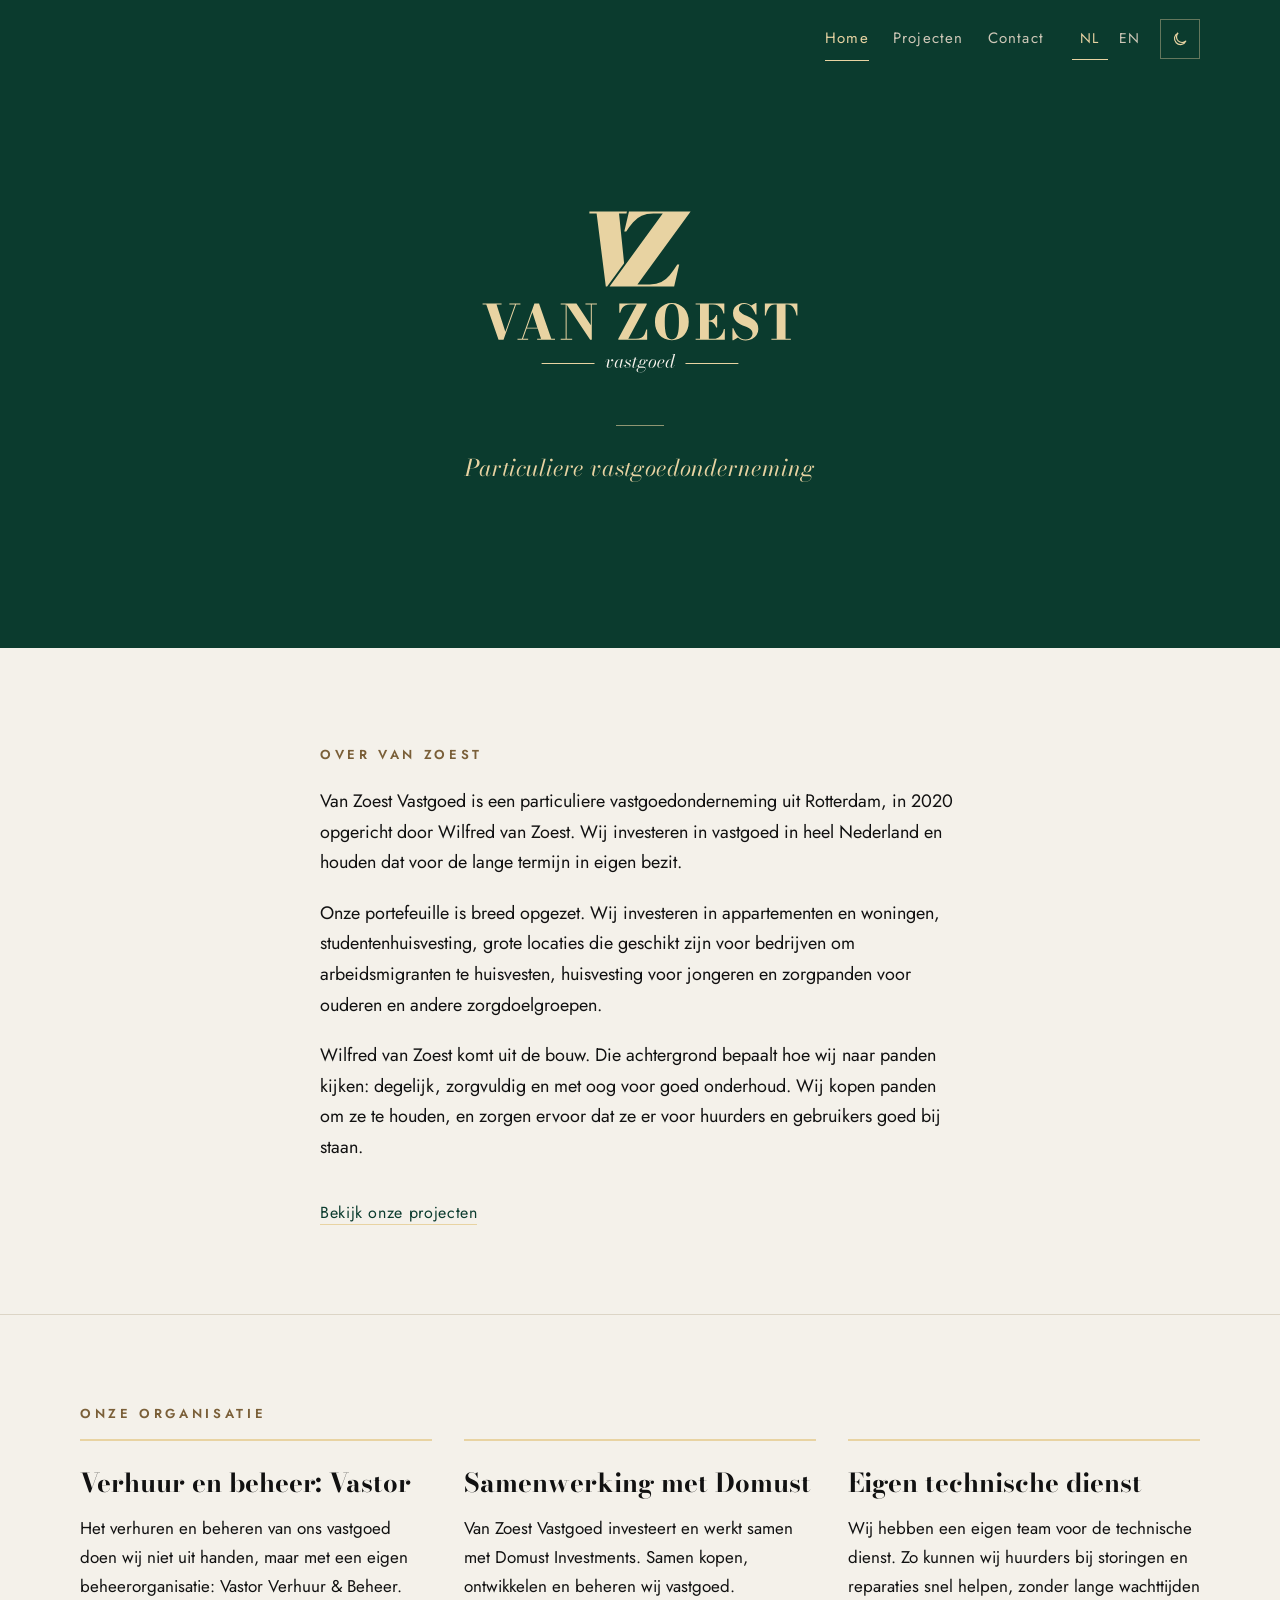
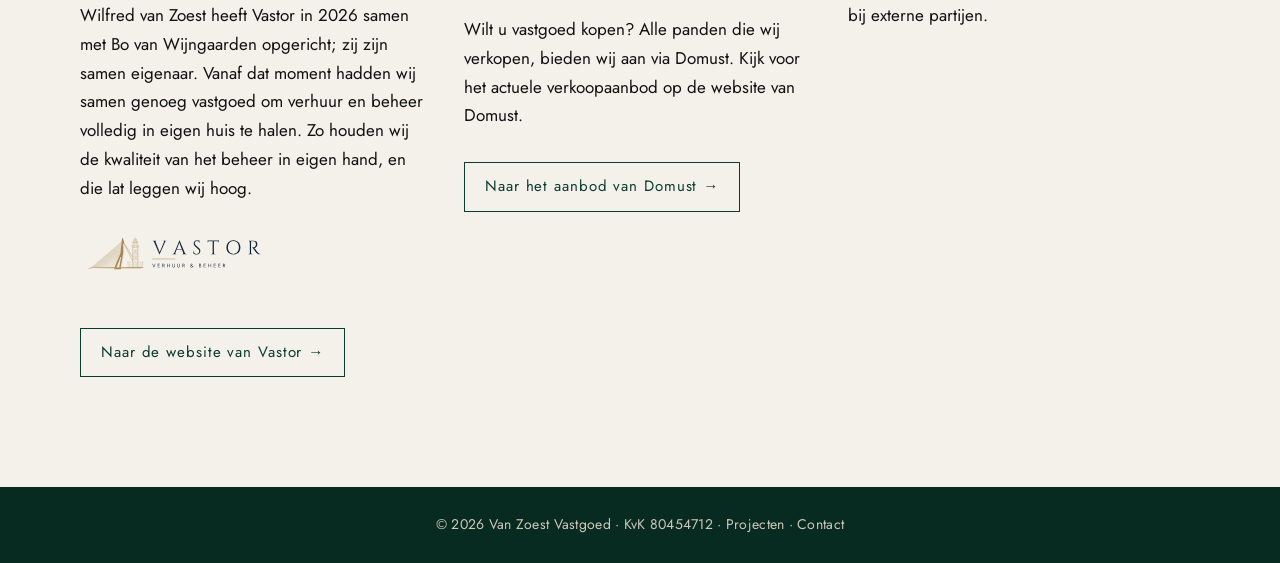
<file: index.html>
<!doctype html>
<html lang="nl">
<head>
<meta charset="utf-8">
<meta name="viewport" content="width=device-width, initial-scale=1">
<title>Van Zoest Vastgoed · Rotterdam</title>
<meta name="description" content="Van Zoest Vastgoed is een particuliere vastgoedonderneming uit Rotterdam, opgericht door Wilfred van Zoest.">
<link rel="alternate" hreflang="nl" href="index.html">
<link rel="alternate" hreflang="en" href="en/index.html">
<meta name="color-scheme" content="light dark">
<script>try{var t=localStorage.getItem("vanzoest-thema");if(t)document.documentElement.setAttribute("data-theme",t)}catch(e){}</script>
<link rel="icon" href="assets/favicon.svg" type="image/svg+xml">
<link rel="apple-touch-icon" href="assets/apple-touch-icon.png">
<link rel="stylesheet" href="assets/style.css">
<script src="assets/thema.js" defer></script>

<!-- Voor Google: wie het bedrijf is en wie erachter staat. Zo wordt "Wilfred van Zoest" aan het bedrijf gekoppeld. -->
<script type="application/ld+json">
{
  "@context": "https://schema.org",
  "@type": "Organization",
  "name": "Van Zoest Vastgoed",
  "foundingDate": "2020",
  "email": "info@vanzoestvastgoed.nl",
  "founder": { "@type": "Person", "name": "Wilfred van Zoest", "jobTitle": "Directeur" },
  "address": {
    "@type": "PostalAddress",
    "streetAddress": "Melbournestraat 68",
    "postalCode": "3047 BJ",
    "addressLocality": "Rotterdam",
    "addressCountry": "NL"
  }
}
</script>
</head>
<body>

<header class="opening">
  <div class="balk">
    <div class="binnen">
      <nav class="menu" aria-label="Menu">
        <a href="index.html" aria-current="page">Home</a>
        <a href="projecten.html">Projecten</a>
        <a href="contact.html">Contact</a>
      </nav>
      <div class="instellingen">
        <div class="taal" role="group" aria-label="Taal">
          <span aria-current="true" lang="nl">NL</span>
          <a href="en/index.html" lang="en" hreflang="en" aria-label="English">EN</a>
        </div>
        <button class="thema-knop" type="button" aria-label="Donkere weergave">
          <svg class="maan" viewBox="0 0 24 24" fill="none" stroke="currentColor" stroke-width="1.6" aria-hidden="true"><path d="M20 14.5A8 8 0 1 1 9.5 4a6.5 6.5 0 0 0 10.5 10.5Z"/></svg>
          <svg class="zon" viewBox="0 0 24 24" fill="none" stroke="currentColor" stroke-width="1.6" aria-hidden="true"><circle cx="12" cy="12" r="4"/><path d="M12 2v2M12 20v2M2 12h2M20 12h2M4.9 4.9l1.4 1.4M17.7 17.7l1.4 1.4M4.9 19.1l1.4-1.4M17.7 6.3l1.4-1.4"/></svg>
        </button>
      </div>
    </div>
  </div>
  <div>
    <h1><img src="assets/logo-gestapeld-champagne.svg" alt="Van Zoest Vastgoed" width="450" height="246"></h1>
    <div class="streep" aria-hidden="true"></div>
    <p>Particuliere vastgoedonderneming</p>
  </div>
</header>

<main class="tekst smal">
  <p class="label">Over Van Zoest</p>
  <p>Van Zoest Vastgoed is een particuliere vastgoedonderneming uit Rotterdam, in 2020 opgericht door Wilfred van Zoest. Wij investeren in vastgoed in heel Nederland en houden dat voor de lange termijn in eigen bezit.</p>
  <p>Onze portefeuille is breed opgezet. Wij investeren in appartementen en woningen, studentenhuisvesting, grote locaties die geschikt zijn voor bedrijven om arbeidsmigranten te huisvesten, huisvesting voor jongeren en zorgpanden voor ouderen en andere zorgdoelgroepen.</p>
  <p>Wilfred van Zoest komt uit de bouw. Die achtergrond bepaalt hoe wij naar panden kijken: degelijk, zorgvuldig en met oog voor goed onderhoud. Wij kopen panden om ze te houden, en zorgen ervoor dat ze er voor huurders en gebruikers goed bij staan.</p>
  <p class="verder"><a href="projecten.html">Bekijk onze projecten</a></p>
</main>

<section class="organisatie" aria-label="Onze organisatie">
  <div class="breed">
    <p class="label">Onze organisatie</p>
    <div class="drie">
      <article class="kaart-blok">
        <h2>Verhuur en beheer: Vastor</h2>
        <p>Het verhuren en beheren van ons vastgoed doen wij niet uit handen, maar met een eigen beheerorganisatie: Vastor Verhuur &amp; Beheer. Wilfred van Zoest heeft Vastor in 2026 samen met Bo van Wijngaarden opgericht; zij zijn samen eigenaar. Vanaf dat moment hadden wij samen genoeg vastgoed om verhuur en beheer volledig in eigen huis te halen. Zo houden wij de kwaliteit van het beheer in eigen hand, en die lat leggen wij hoog.</p>
        <p class="vastor"><a href="https://vastorbeheer.nl/" aria-label="Vastor Verhuur &amp; Beheer, naar vastorbeheer.nl"><img class="alleen-licht" src="assets/vastor-logo-nachtblauw.svg" alt="" width="228" height="56"><img class="alleen-donker" src="assets/vastor-logo-op-donker.svg" alt="" width="228" height="56"></a></p>
        <a class="knop" href="https://vastorbeheer.nl/">Naar de website van Vastor</a>
        <p><span class="open">Vastor-site nog niet online</span></p>
      </article>
      <article class="kaart-blok">
        <h2>Samenwerking met Domust</h2>
        <p>Van Zoest Vastgoed investeert en werkt samen met Domust Investments. Samen kopen, ontwikkelen en beheren wij vastgoed.</p>
        <p>Wilt u vastgoed kopen? Alle panden die wij verkopen, bieden wij aan via Domust. Kijk voor het actuele verkoopaanbod op de website van Domust.</p>
        <a class="knop" href="https://www.domust.nl/">Naar het aanbod van Domust</a>
        <p><span class="open">Domust-logo volgt (Domust werkt aan een nieuwe huisstijl)</span></p>
      </article>
      <article class="kaart-blok">
        <h2>Eigen technische dienst</h2>
        <p>Wij hebben een eigen team voor de technische dienst. Zo kunnen wij huurders bij storingen en reparaties snel helpen, zonder lange wachttijden bij externe partijen.</p>
        <p><span class="open">Hoe huurders een storing melden: nog afstemmen met Wilfred</span></p>
      </article>
    </div>
  </div>
</section>

<footer class="voet">
  © 2026 Van Zoest Vastgoed · KvK 80454712 · <a href="projecten.html">Projecten</a> · <a href="contact.html">Contact</a>
</footer>

</body>
</html>
</file>
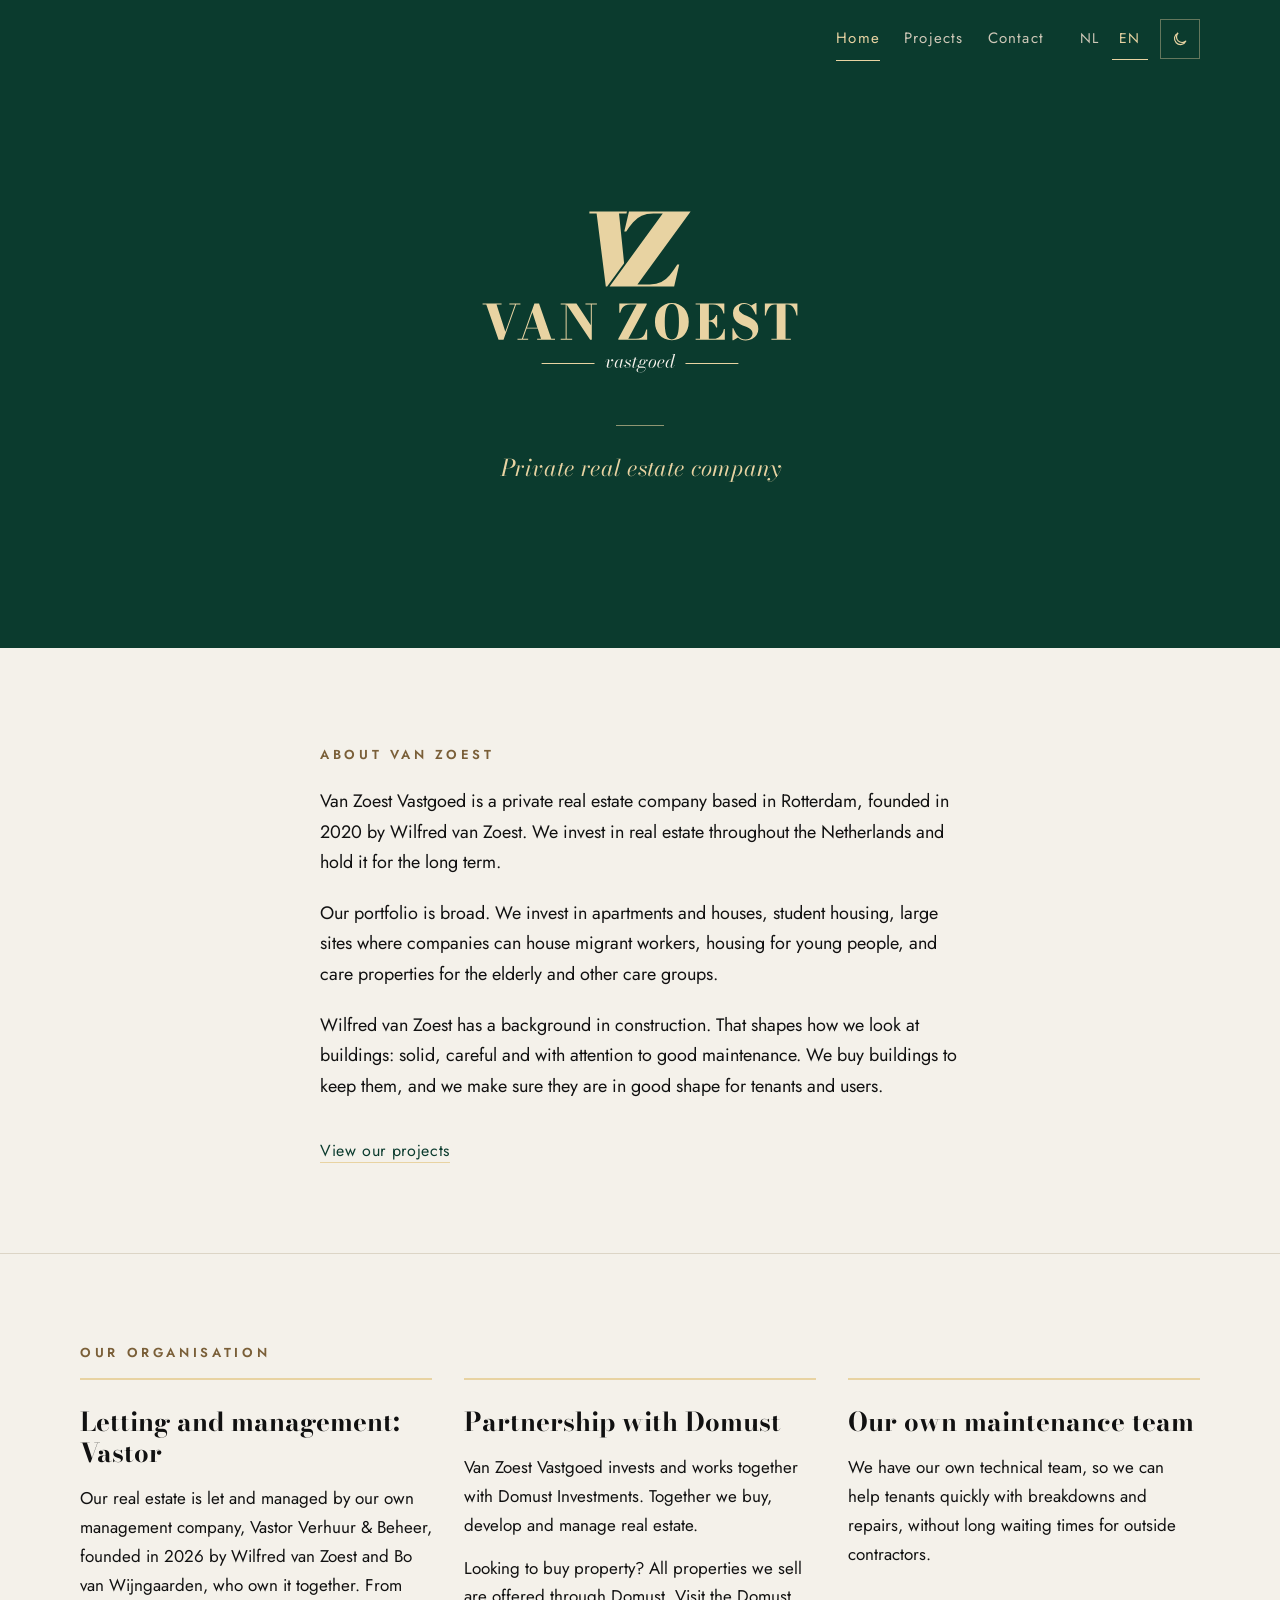
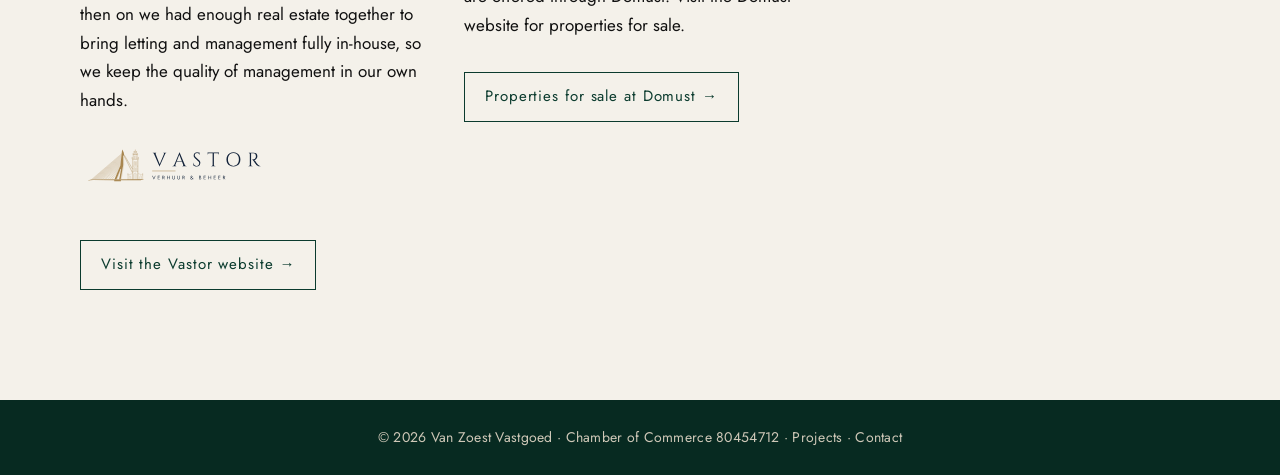
<file: en/index.html>
<!doctype html>
<html lang="en">
<head>
<meta charset="utf-8">
<meta name="viewport" content="width=device-width, initial-scale=1">
<title>Van Zoest Vastgoed · Rotterdam</title>
<meta name="description" content="Van Zoest Vastgoed is a private real estate company based in Rotterdam, founded by Wilfred van Zoest.">
<link rel="alternate" hreflang="nl" href="../index.html">
<link rel="alternate" hreflang="en" href="index.html">
<meta name="color-scheme" content="light dark">
<script>try{var t=localStorage.getItem("vanzoest-thema");if(t)document.documentElement.setAttribute("data-theme",t)}catch(e){}</script>
<link rel="icon" href="../assets/favicon.svg" type="image/svg+xml">
<link rel="apple-touch-icon" href="../assets/apple-touch-icon.png">
<link rel="stylesheet" href="../assets/style.css">
<script src="../assets/thema.js" defer></script>
</head>
<body>

<header class="opening">
  <div class="balk">
    <div class="binnen">
      <nav class="menu" aria-label="Menu">
        <a href="index.html" aria-current="page">Home</a>
        <a href="projects.html">Projects</a>
        <a href="contact.html">Contact</a>
      </nav>
      <div class="instellingen">
        <div class="taal" role="group" aria-label="Language">
          <a href="../index.html" lang="nl" hreflang="nl" aria-label="Nederlands">NL</a>
          <span aria-current="true" lang="en">EN</span>
        </div>
        <button class="thema-knop" type="button" aria-label="Dark mode">
          <svg class="maan" viewBox="0 0 24 24" fill="none" stroke="currentColor" stroke-width="1.6" aria-hidden="true"><path d="M20 14.5A8 8 0 1 1 9.5 4a6.5 6.5 0 0 0 10.5 10.5Z"/></svg>
          <svg class="zon" viewBox="0 0 24 24" fill="none" stroke="currentColor" stroke-width="1.6" aria-hidden="true"><circle cx="12" cy="12" r="4"/><path d="M12 2v2M12 20v2M2 12h2M20 12h2M4.9 4.9l1.4 1.4M17.7 17.7l1.4 1.4M4.9 19.1l1.4-1.4M17.7 6.3l1.4-1.4"/></svg>
        </button>
      </div>
    </div>
  </div>
  <div>
    <h1><img src="../assets/logo-gestapeld-champagne.svg" alt="Van Zoest Vastgoed" width="450" height="246"></h1>
    <div class="streep" aria-hidden="true"></div>
    <p>Private real estate company</p>
  </div>
</header>

<main class="tekst smal">
  <p class="label">About Van Zoest</p>
  <p>Van Zoest Vastgoed is a private real estate company based in Rotterdam, founded in 2020 by Wilfred van Zoest. We invest in real estate throughout the Netherlands and hold it for the long term.</p>
  <p>Our portfolio is broad. We invest in apartments and houses, student housing, large sites where companies can house migrant workers, housing for young people, and care properties for the elderly and other care groups.</p>
  <p>Wilfred van Zoest has a background in construction. That shapes how we look at buildings: solid, careful and with attention to good maintenance. We buy buildings to keep them, and we make sure they are in good shape for tenants and users.</p>
  <p class="verder"><a href="projects.html">View our projects</a></p>
</main>

<section class="organisatie" aria-label="Our organisation">
  <div class="breed">
    <p class="label">Our organisation</p>
    <div class="drie">
      <article class="kaart-blok">
        <h2>Letting and management: Vastor</h2>
        <p>Our real estate is let and managed by our own management company, Vastor Verhuur &amp; Beheer, founded in 2026 by Wilfred van Zoest and Bo van Wijngaarden, who own it together. From then on we had enough real estate together to bring letting and management fully in-house, so we keep the quality of management in our own hands.</p>
        <p class="vastor"><a href="https://vastorbeheer.nl/" aria-label="Vastor Verhuur &amp; Beheer, go to vastorbeheer.nl"><img class="alleen-licht" src="../assets/vastor-logo-nachtblauw.svg" alt="" width="228" height="56"><img class="alleen-donker" src="../assets/vastor-logo-op-donker.svg" alt="" width="228" height="56"></a></p>
        <a class="knop" href="https://vastorbeheer.nl/">Visit the Vastor website</a>
        <p><span class="open">Vastor-site nog niet online</span></p>
      </article>
      <article class="kaart-blok">
        <h2>Partnership with Domust</h2>
        <p>Van Zoest Vastgoed invests and works together with Domust Investments. Together we buy, develop and manage real estate.</p>
        <p>Looking to buy property? All properties we sell are offered through Domust. Visit the Domust website for properties for sale.</p>
        <a class="knop" href="https://www.domust.nl/">Properties for sale at Domust</a>
        <p><span class="open">Domust-logo volgt (Domust werkt aan een nieuwe huisstijl)</span></p>
      </article>
      <article class="kaart-blok">
        <h2>Our own maintenance team</h2>
        <p>We have our own technical team, so we can help tenants quickly with breakdowns and repairs, without long waiting times for outside contractors.</p>
        <p><span class="open">Hoe huurders een storing melden: nog afstemmen met Wilfred</span></p>
      </article>
    </div>
  </div>
</section>

<footer class="voet">
  © 2026 Van Zoest Vastgoed · Chamber of Commerce 80454712 · <a href="projects.html">Projects</a> · <a href="contact.html">Contact</a>
</footer>

</body>
</html>
</file>
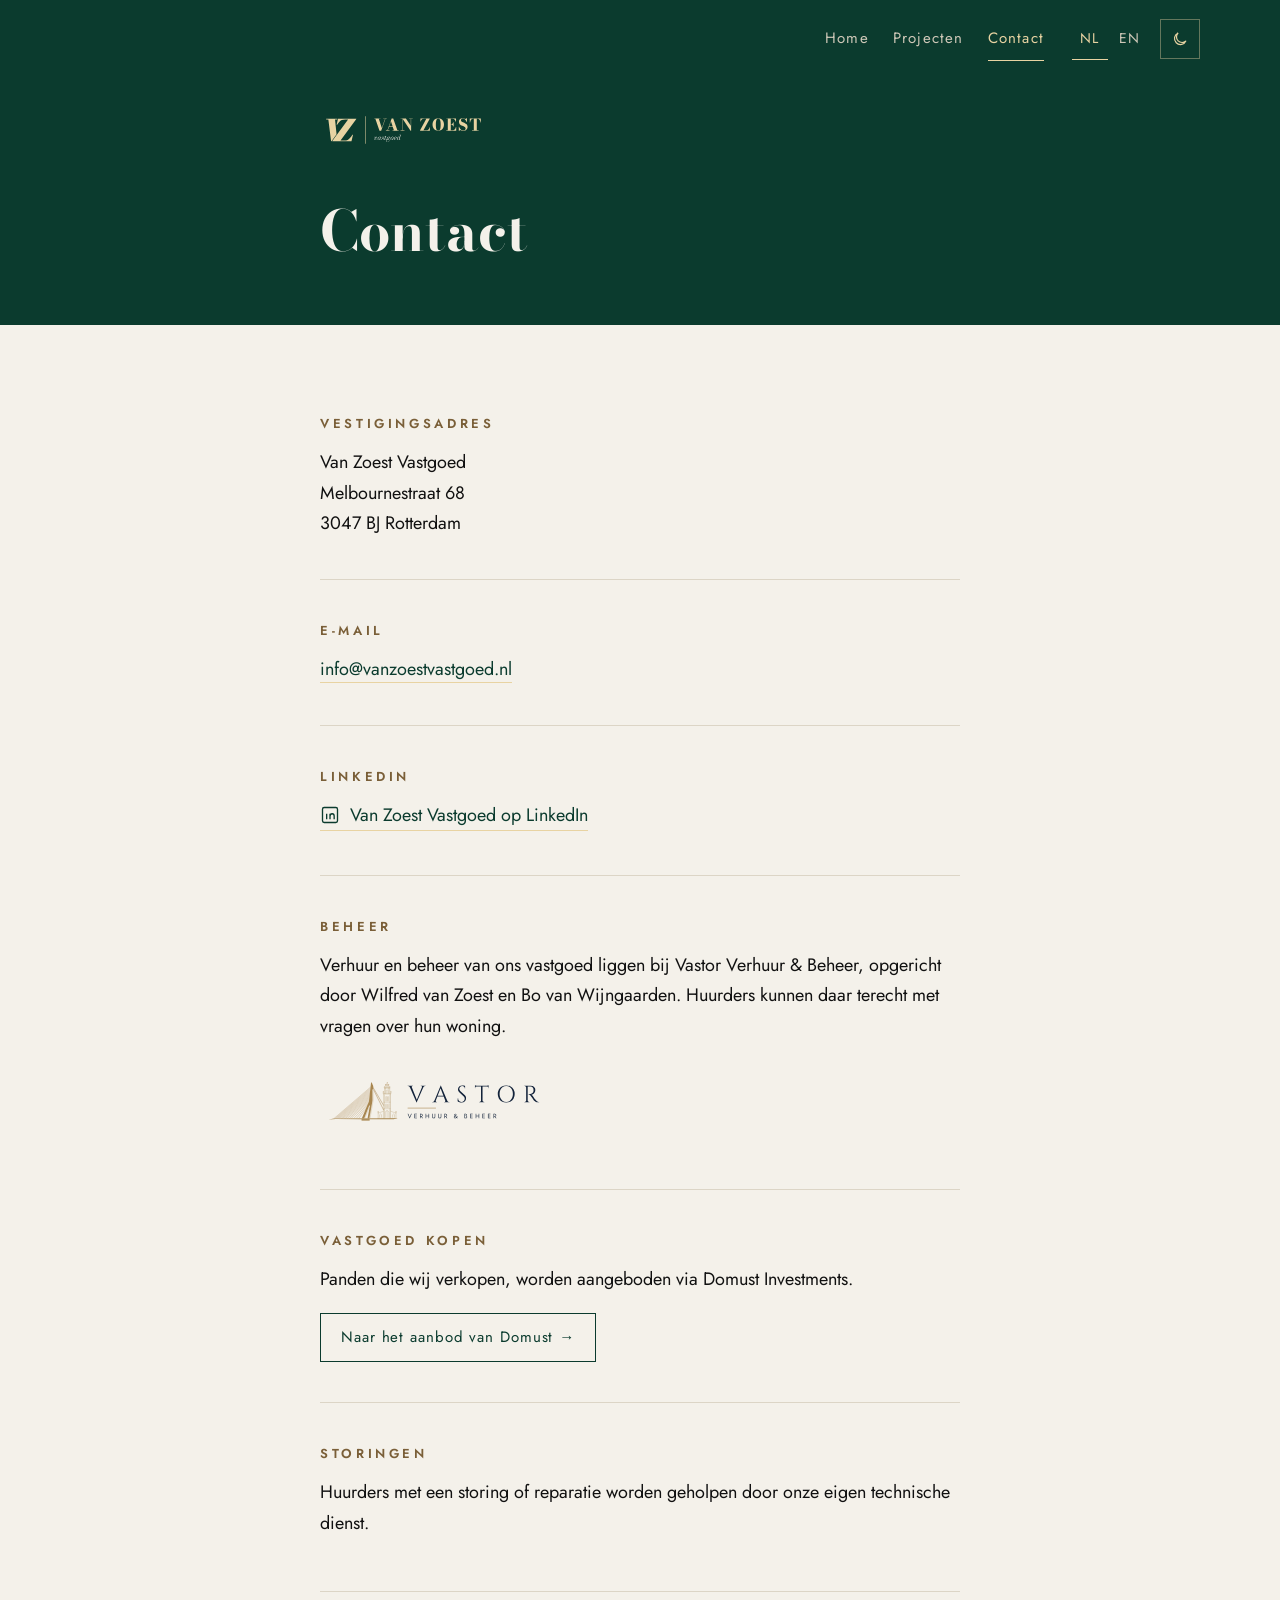
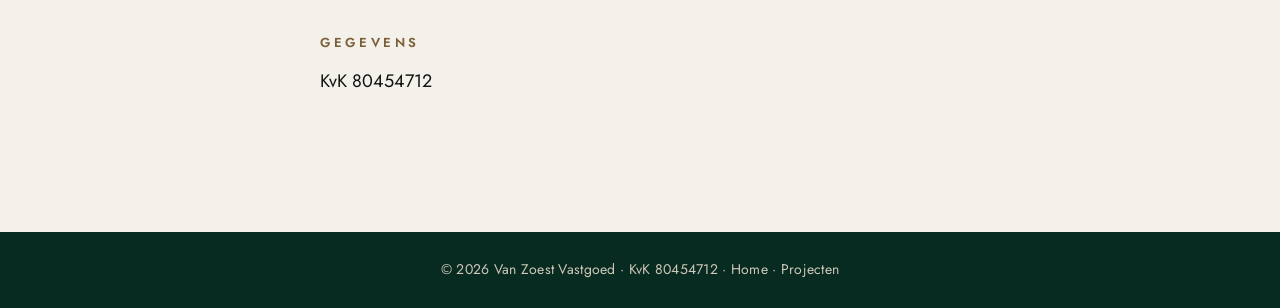
<file: contact.html>
<!doctype html>
<html lang="nl">
<head>
<meta charset="utf-8">
<meta name="viewport" content="width=device-width, initial-scale=1">
<title>Contact · Van Zoest Vastgoed</title>
<meta name="description" content="Contactgegevens en vestigingsadres van Van Zoest Vastgoed in Rotterdam.">
<link rel="alternate" hreflang="nl" href="contact.html">
<link rel="alternate" hreflang="en" href="en/contact.html">
<meta name="color-scheme" content="light dark">
<script>try{var t=localStorage.getItem("vanzoest-thema");if(t)document.documentElement.setAttribute("data-theme",t)}catch(e){}</script>
<link rel="icon" href="assets/favicon.svg" type="image/svg+xml">
<link rel="apple-touch-icon" href="assets/apple-touch-icon.png">
<link rel="stylesheet" href="assets/style.css">
<script src="assets/thema.js" defer></script>
</head>
<body>

<header class="kop">
  <div class="balk">
    <div class="binnen">
      <nav class="menu" aria-label="Menu">
        <a href="index.html">Home</a>
        <a href="projecten.html">Projecten</a>
        <a href="contact.html" aria-current="page">Contact</a>
      </nav>
      <div class="instellingen">
        <div class="taal" role="group" aria-label="Taal">
          <span aria-current="true" lang="nl">NL</span>
          <a href="en/contact.html" lang="en" hreflang="en" aria-label="English">EN</a>
        </div>
        <button class="thema-knop" type="button" aria-label="Donkere weergave">
          <svg class="maan" viewBox="0 0 24 24" fill="none" stroke="currentColor" stroke-width="1.6" aria-hidden="true"><path d="M20 14.5A8 8 0 1 1 9.5 4a6.5 6.5 0 0 0 10.5 10.5Z"/></svg>
          <svg class="zon" viewBox="0 0 24 24" fill="none" stroke="currentColor" stroke-width="1.6" aria-hidden="true"><circle cx="12" cy="12" r="4"/><path d="M12 2v2M12 20v2M2 12h2M20 12h2M4.9 4.9l1.4 1.4M17.7 17.7l1.4 1.4M4.9 19.1l1.4-1.4M17.7 6.3l1.4-1.4"/></svg>
        </button>
      </div>
    </div>
  </div>
  <div class="smal">
    <a class="logo" href="index.html"><img src="assets/logo-horizontaal-champagne.svg" alt="Van Zoest Vastgoed, naar home" width="200" height="46"></a>
    <h1>Contact</h1>
  </div>
</header>

<main class="contact smal">
  <section class="blok">
    <p class="label">Vestigingsadres</p>
    <p>Van Zoest Vastgoed<br>Melbournestraat 68<br>3047 BJ Rotterdam</p>
  </section>

  <section class="blok">
    <p class="label">E-mail</p>
    <p><a href="mailto:info@vanzoestvastgoed.nl">info@vanzoestvastgoed.nl</a></p>
  </section>

  <section class="blok">
    <p class="label">LinkedIn</p>
    <p><a class="linkedin" href="https://www.linkedin.com/" rel="noopener"><svg viewBox="0 0 24 24" fill="none" stroke="currentColor" stroke-width="1.6" aria-hidden="true"><rect x="3" y="3" width="18" height="18" rx="2"/><path d="M8 10.5V17M8 7.5v.01M12 17v-6.5M12 13.5c0-1.7 1.1-3 2.6-3s2.4 1 2.4 2.8V17"/></svg>Van Zoest Vastgoed op LinkedIn</a> <span class="open">link invullen</span></p>
  </section>

  <section class="blok">
    <p class="label">Beheer</p>
    <p>Verhuur en beheer van ons vastgoed liggen bij Vastor Verhuur &amp; Beheer, opgericht door Wilfred van Zoest en Bo van Wijngaarden. Huurders kunnen daar terecht met vragen over hun woning.</p>
    <p class="vastor"><a href="https://vastorbeheer.nl/" aria-label="Vastor Verhuur &amp; Beheer B.V., naar vastorbeheer.nl"><img class="alleen-licht" src="assets/vastor-logo-nachtblauw.svg" alt="" width="228" height="56"><img class="alleen-donker" src="assets/vastor-logo-op-donker.svg" alt="" width="228" height="56"></a> <span class="open">site nog niet online</span></p>
  </section>

  <section class="blok">
    <p class="label">Vastgoed kopen</p>
    <p>Panden die wij verkopen, worden aangeboden via Domust Investments.</p>
    <a class="knop" href="https://www.domust.nl/">Naar het aanbod van Domust</a>
  </section>

  <section class="blok">
    <p class="label">Storingen</p>
    <p>Huurders met een storing of reparatie worden geholpen door onze eigen technische dienst.</p>
    <p><span class="open">Hoe huurders de technische dienst bereiken (via Vastor of een eigen nummer/formulier): nog afstemmen met Wilfred</span></p>
  </section>

  <section class="blok">
    <p class="label">Gegevens</p>
    <p>KvK 80454712</p>
  </section>
</main>

<footer class="voet">
  © 2026 Van Zoest Vastgoed · KvK 80454712 · <a href="index.html">Home</a> · <a href="projecten.html">Projecten</a>
</footer>

</body>
</html>
</file>
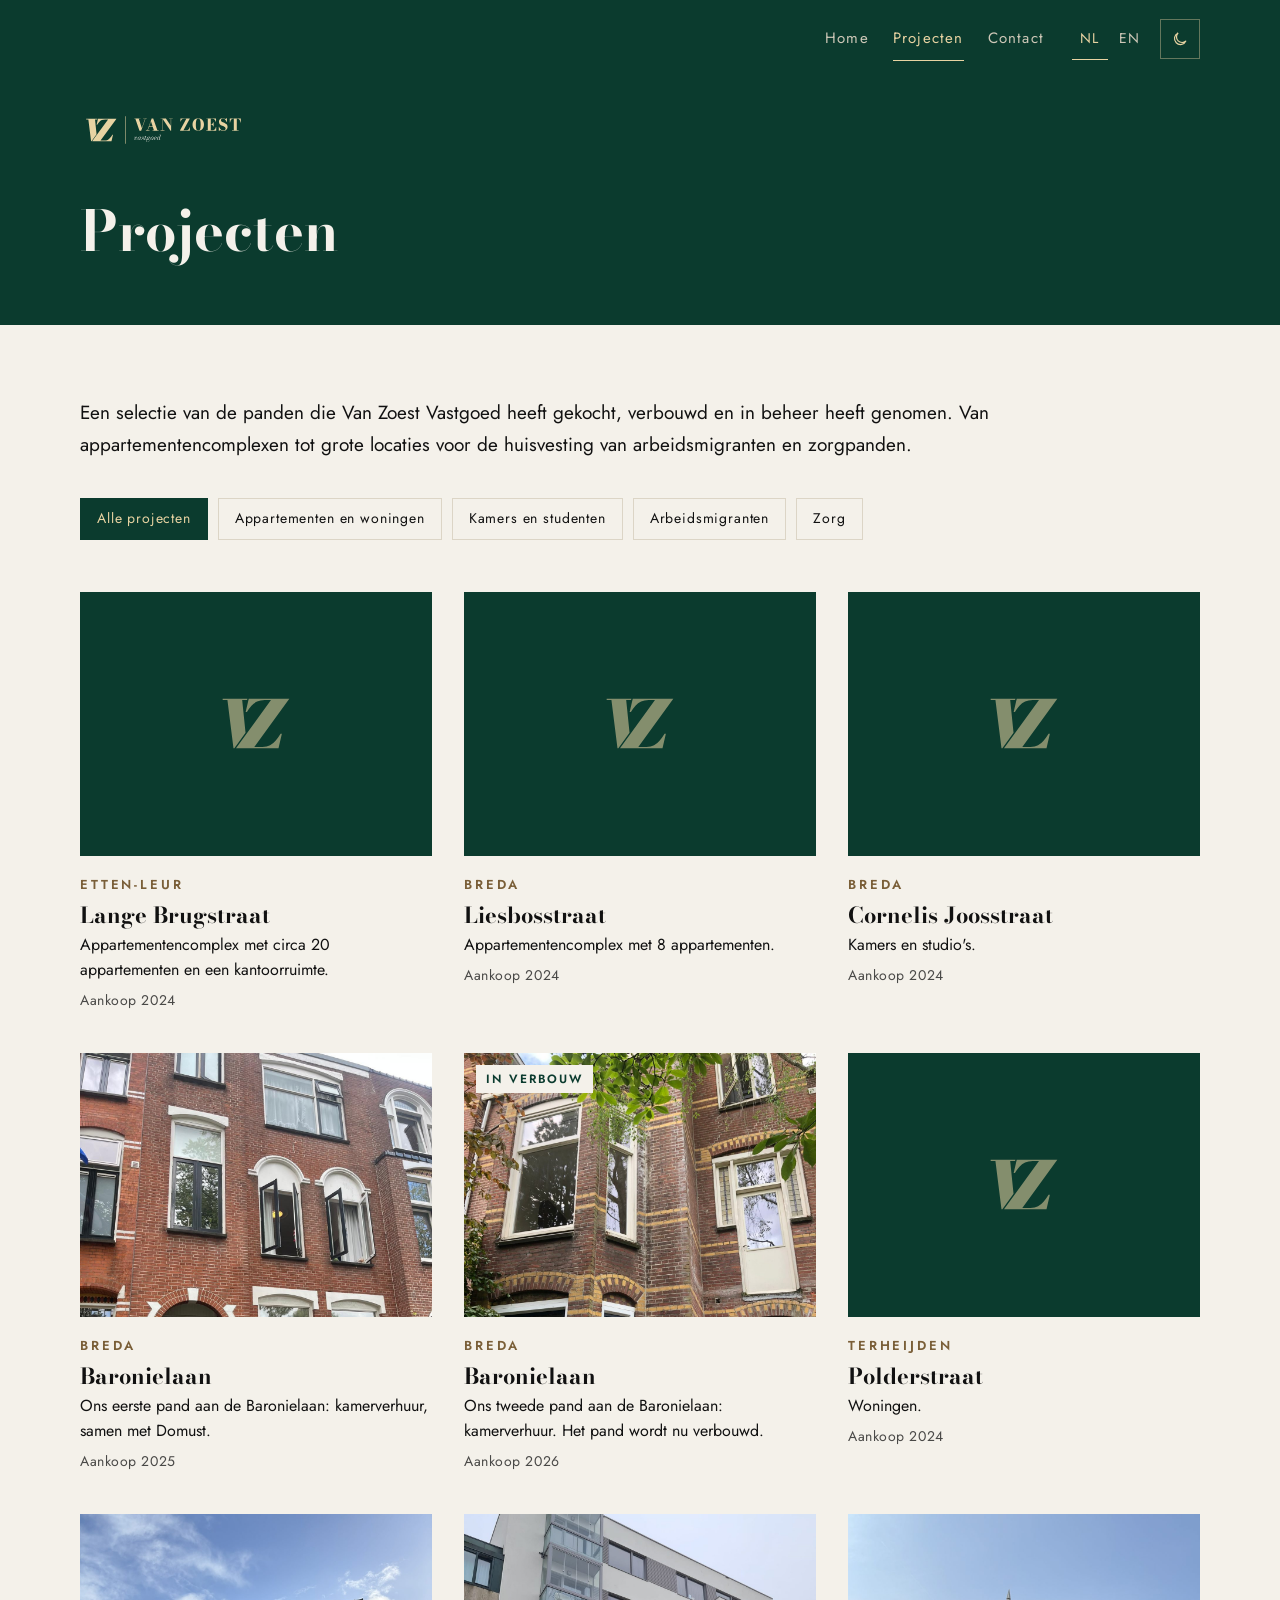
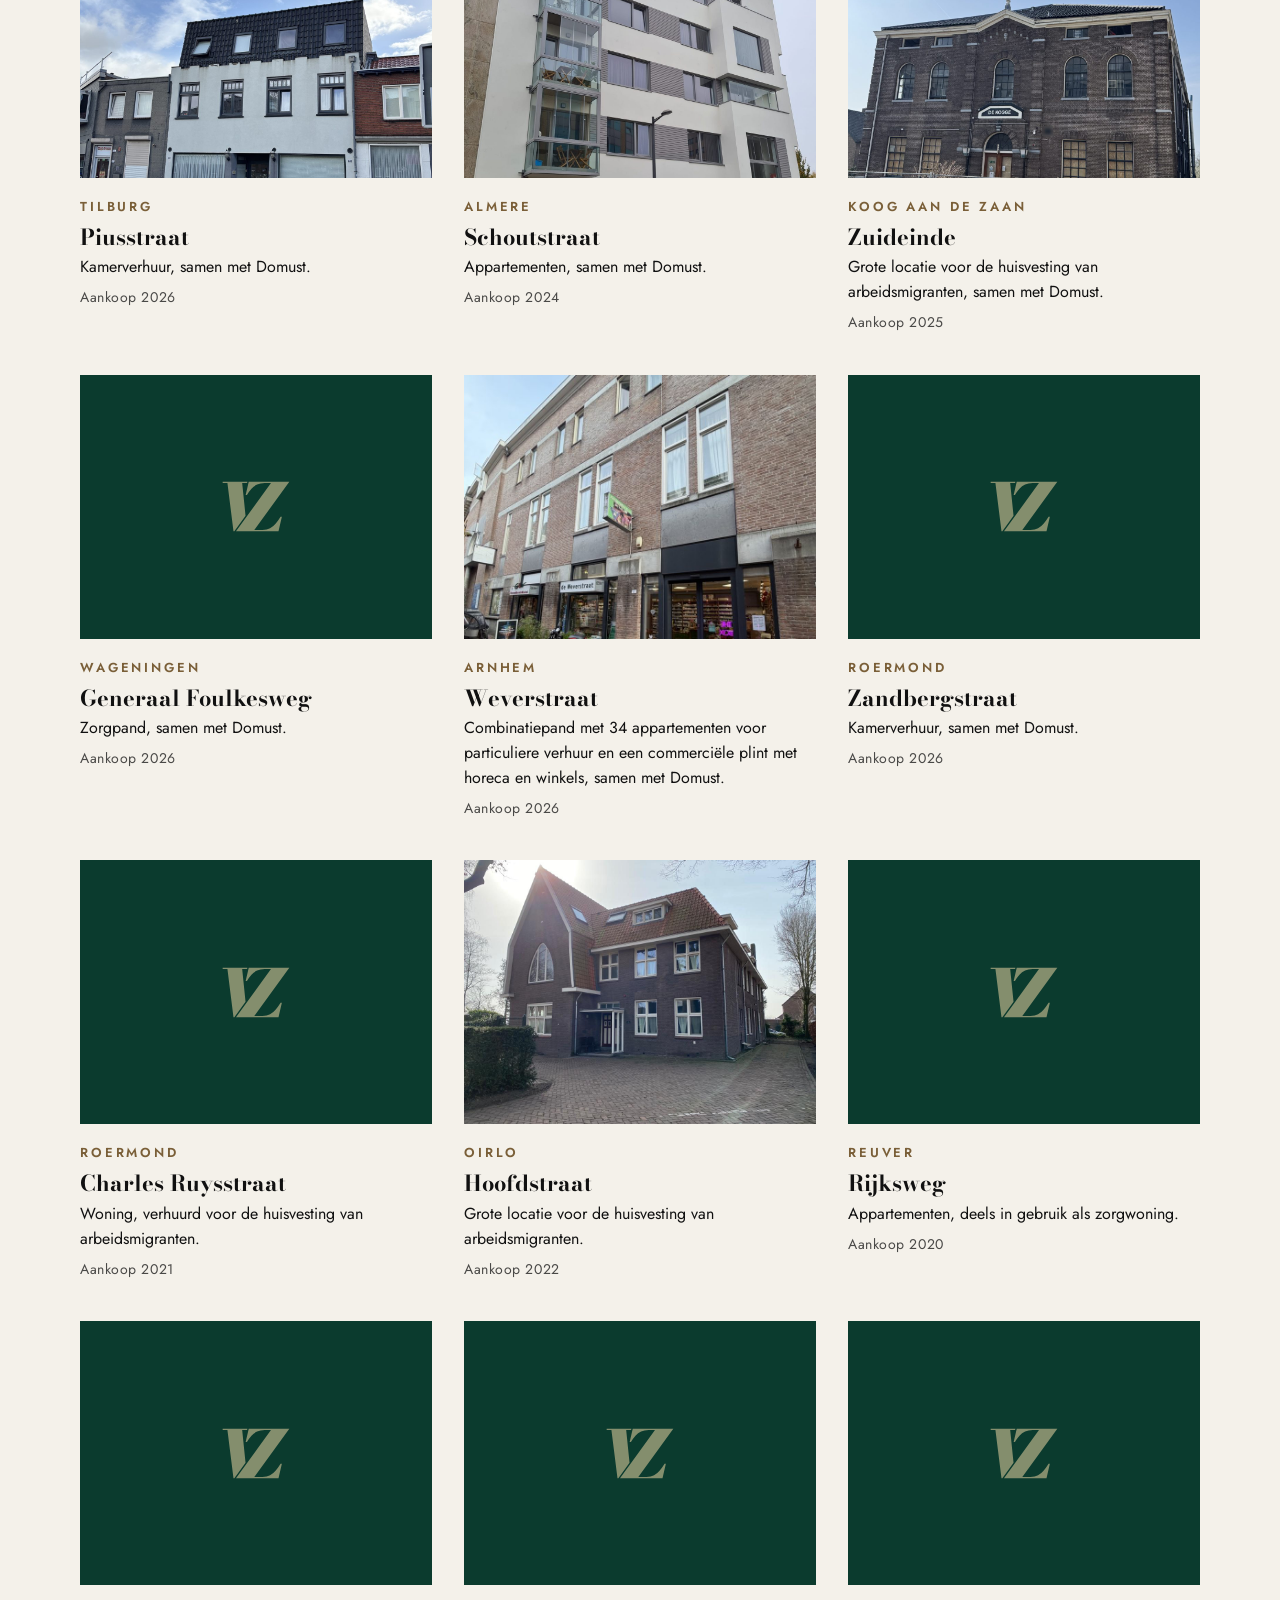
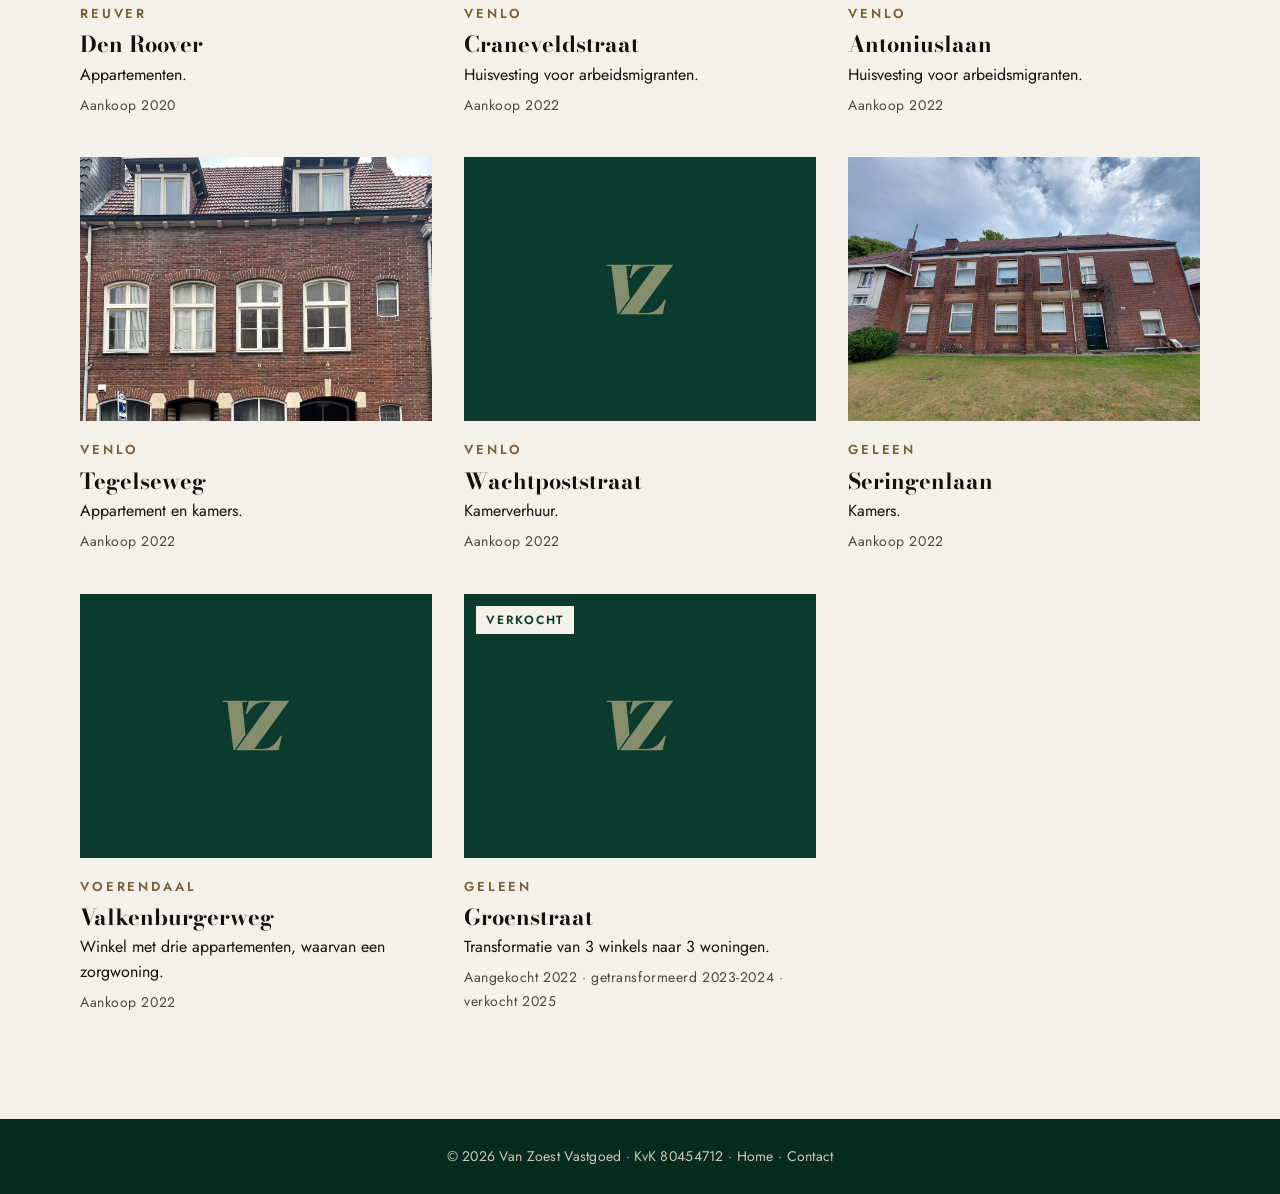
<file: projecten.html>
<!doctype html>
<html lang="nl">
<head>
<meta charset="utf-8">
<meta name="viewport" content="width=device-width, initial-scale=1">
<title>Projecten · Van Zoest Vastgoed</title>
<meta name="description" content="Een selectie van de panden die Van Zoest Vastgoed heeft gekocht, verbouwd en in beheer heeft genomen.">
<link rel="alternate" hreflang="nl" href="projecten.html">
<link rel="alternate" hreflang="en" href="en/projects.html">
<meta name="color-scheme" content="light dark">
<script>try{var t=localStorage.getItem("vanzoest-thema");if(t)document.documentElement.setAttribute("data-theme",t)}catch(e){}</script>
<link rel="icon" href="assets/favicon.svg" type="image/svg+xml">
<link rel="apple-touch-icon" href="assets/apple-touch-icon.png">
<link rel="stylesheet" href="assets/style.css">
<script src="assets/thema.js" defer></script>
<script src="assets/projecten.js" defer></script>
</head>
<body>

<header class="kop">
  <div class="balk">
    <div class="binnen">
      <nav class="menu" aria-label="Menu">
        <a href="index.html">Home</a>
        <a href="projecten.html" aria-current="page">Projecten</a>
        <a href="contact.html">Contact</a>
      </nav>
      <div class="instellingen">
        <div class="taal" role="group" aria-label="Taal">
          <span aria-current="true" lang="nl">NL</span>
          <a href="en/projects.html" lang="en" hreflang="en" aria-label="English">EN</a>
        </div>
        <button class="thema-knop" type="button" aria-label="Donkere weergave">
          <svg class="maan" viewBox="0 0 24 24" fill="none" stroke="currentColor" stroke-width="1.6" aria-hidden="true"><path d="M20 14.5A8 8 0 1 1 9.5 4a6.5 6.5 0 0 0 10.5 10.5Z"/></svg>
          <svg class="zon" viewBox="0 0 24 24" fill="none" stroke="currentColor" stroke-width="1.6" aria-hidden="true"><circle cx="12" cy="12" r="4"/><path d="M12 2v2M12 20v2M2 12h2M20 12h2M4.9 4.9l1.4 1.4M17.7 17.7l1.4 1.4M4.9 19.1l1.4-1.4M17.7 6.3l1.4-1.4"/></svg>
        </button>
      </div>
    </div>
  </div>
  <div class="breed">
    <a class="logo" href="index.html"><img src="assets/logo-horizontaal-champagne.svg" alt="Van Zoest Vastgoed, naar home" width="200" height="46"></a>
    <h1>Projecten</h1>
  </div>
</header>

<main class="breed">
  <div class="intro">
    <p>Een selectie van de panden die Van Zoest Vastgoed heeft gekocht, verbouwd en in beheer heeft genomen. Van appartementencomplexen tot grote locaties voor de huisvesting van arbeidsmigranten en zorgpanden.</p>
    <ul class="filter" aria-label="Filter op type">
      <li><button type="button" data-filter="alle" aria-pressed="true">Alle projecten</button></li>
      <li><button type="button" data-filter="woningen" aria-pressed="false">Appartementen en woningen</button></li>
      <li><button type="button" data-filter="kamers" aria-pressed="false">Kamers en studenten</button></li>
      <li><button type="button" data-filter="arbeidsmigranten" aria-pressed="false">Arbeidsmigranten</button></li>
      <li><button type="button" data-filter="zorg" aria-pressed="false">Zorg</button></li>
    </ul>
  </div>
  <ul class="projecten">
    <li class="project" data-type="woningen">
      <figure class="geen-foto"><img src="assets/monogram-champagne.svg" alt="" width="72" height="72"><span class="open">Foto volgt</span></figure>
      <p class="plaats">Etten-Leur</p>
      <h2>Lange Brugstraat</h2>
      <p class="zin">Appartementencomplex met circa 20 appartementen en een kantoorruimte.</p>
      <p class="jaar">Aankoop 2024</p>
    </li>
    <li class="project" data-type="woningen">
      <figure class="geen-foto"><img src="assets/monogram-champagne.svg" alt="" width="72" height="72"><span class="open">Foto volgt</span></figure>
      <p class="plaats">Breda</p>
      <h2>Liesbosstraat</h2>
      <p class="zin">Appartementencomplex met 8 appartementen.</p>
      <p class="jaar">Aankoop 2024</p>
    </li>
    <li class="project" data-type="kamers">
      <figure class="geen-foto"><img src="assets/monogram-champagne.svg" alt="" width="72" height="72"><span class="open">Foto volgt</span></figure>
      <p class="plaats">Breda</p>
      <h2>Cornelis Joosstraat</h2>
      <p class="zin">Kamers en studio&#x27;s.</p>
      <p class="jaar">Aankoop 2024</p>
    </li>
    <li class="project" data-type="kamers">
      <figure><img src="assets/projecten/breda-baronielaan-1.jpg" alt="Baronielaan, Breda" width="1200" height="900" loading="lazy"></figure>
      <p class="plaats">Breda</p>
      <h2>Baronielaan</h2>
      <p class="zin">Ons eerste pand aan de Baronielaan: kamerverhuur, samen met Domust.</p>
      <p class="jaar">Aankoop 2025</p>
    </li>
    <li class="project" data-type="kamers">
      <figure><img src="assets/projecten/breda-baronielaan-2.jpg" alt="Baronielaan, Breda" width="1200" height="900" loading="lazy"><span class="status">In verbouw</span></figure>
      <p class="plaats">Breda</p>
      <h2>Baronielaan</h2>
      <p class="zin">Ons tweede pand aan de Baronielaan: kamerverhuur. Het pand wordt nu verbouwd.</p>
      <p class="jaar">Aankoop 2026</p>
    </li>
    <li class="project" data-type="woningen">
      <figure class="geen-foto"><img src="assets/monogram-champagne.svg" alt="" width="72" height="72"><span class="open">Foto volgt</span></figure>
      <p class="plaats">Terheijden</p>
      <h2>Polderstraat</h2>
      <p class="zin">Woningen.</p>
      <p class="jaar">Aankoop 2024</p>
    </li>
    <li class="project" data-type="kamers">
      <figure><img src="assets/projecten/tilburg-piusstraat.jpg" alt="Piusstraat, Tilburg" width="1200" height="900" loading="lazy"></figure>
      <p class="plaats">Tilburg</p>
      <h2>Piusstraat</h2>
      <p class="zin">Kamerverhuur, samen met Domust.</p>
      <p class="jaar">Aankoop 2026</p>
    </li>
    <li class="project" data-type="woningen">
      <figure><img src="assets/projecten/almere-schoutstraat.jpg" alt="Schoutstraat, Almere" width="1200" height="900" loading="lazy"></figure>
      <p class="plaats">Almere</p>
      <h2>Schoutstraat</h2>
      <p class="zin">Appartementen, samen met Domust.</p>
      <p class="jaar">Aankoop 2024</p>
    </li>
    <li class="project" data-type="arbeidsmigranten">
      <figure><img src="assets/projecten/koog-aan-de-zaan-zuideinde.jpg" alt="Zuideinde, Koog aan de Zaan" width="1200" height="900" loading="lazy"></figure>
      <p class="plaats">Koog aan de Zaan</p>
      <h2>Zuideinde</h2>
      <p class="zin">Grote locatie voor de huisvesting van arbeidsmigranten, samen met Domust.</p>
      <p class="jaar">Aankoop 2025</p>
    </li>
    <li class="project" data-type="zorg">
      <figure class="geen-foto"><img src="assets/monogram-champagne.svg" alt="" width="72" height="72"><span class="open">Foto volgt</span></figure>
      <p class="plaats">Wageningen</p>
      <h2>Generaal Foulkesweg</h2>
      <p class="zin">Zorgpand, samen met Domust.</p>
      <p class="jaar">Aankoop 2026</p>
    </li>
    <li class="project" data-type="woningen">
      <figure><img src="assets/projecten/arnhem-weverstraat.jpg" alt="Weverstraat, Arnhem" width="1200" height="900" loading="lazy"></figure>
      <p class="plaats">Arnhem</p>
      <h2>Weverstraat</h2>
      <p class="zin">Combinatiepand met 34 appartementen voor particuliere verhuur en een commerciële plint met horeca en winkels, samen met Domust.</p>
      <p class="jaar">Aankoop 2026</p>
    </li>
    <li class="project" data-type="kamers">
      <figure class="geen-foto"><img src="assets/monogram-champagne.svg" alt="" width="72" height="72"><span class="open">Foto volgt</span></figure>
      <p class="plaats">Roermond</p>
      <h2>Zandbergstraat</h2>
      <p class="zin">Kamerverhuur, samen met Domust.</p>
      <p class="jaar">Aankoop 2026</p>
    </li>
    <li class="project" data-type="arbeidsmigranten">
      <figure class="geen-foto"><img src="assets/monogram-champagne.svg" alt="" width="72" height="72"><span class="open">Foto volgt</span></figure>
      <p class="plaats">Roermond</p>
      <h2>Charles Ruysstraat</h2>
      <p class="zin">Woning, verhuurd voor de huisvesting van arbeidsmigranten.</p>
      <p class="jaar">Aankoop 2021</p>
    </li>
    <li class="project" data-type="arbeidsmigranten">
      <figure><img src="assets/projecten/oirlo-hoofdstraat.jpg" alt="Hoofdstraat, Oirlo" width="1200" height="900" loading="lazy"></figure>
      <p class="plaats">Oirlo</p>
      <h2>Hoofdstraat</h2>
      <p class="zin">Grote locatie voor de huisvesting van arbeidsmigranten.</p>
      <p class="jaar">Aankoop 2022</p>
    </li>
    <li class="project" data-type="woningen zorg">
      <figure class="geen-foto"><img src="assets/monogram-champagne.svg" alt="" width="72" height="72"><span class="open">Foto volgt</span></figure>
      <p class="plaats">Reuver</p>
      <h2>Rijksweg</h2>
      <p class="zin">Appartementen, deels in gebruik als zorgwoning.</p>
      <p class="jaar">Aankoop 2020</p>
    </li>
    <li class="project" data-type="woningen">
      <figure class="geen-foto"><img src="assets/monogram-champagne.svg" alt="" width="72" height="72"><span class="open">Foto volgt</span></figure>
      <p class="plaats">Reuver</p>
      <h2>Den Roover</h2>
      <p class="zin">Appartementen.</p>
      <p class="jaar">Aankoop 2020</p>
    </li>
    <li class="project" data-type="arbeidsmigranten">
      <figure class="geen-foto"><img src="assets/monogram-champagne.svg" alt="" width="72" height="72"><span class="open">Foto volgt</span></figure>
      <p class="plaats">Venlo</p>
      <h2>Craneveldstraat</h2>
      <p class="zin">Huisvesting voor arbeidsmigranten.</p>
      <p class="jaar">Aankoop 2022</p>
    </li>
    <li class="project" data-type="arbeidsmigranten">
      <figure class="geen-foto"><img src="assets/monogram-champagne.svg" alt="" width="72" height="72"><span class="open">Foto volgt</span></figure>
      <p class="plaats">Venlo</p>
      <h2>Antoniuslaan</h2>
      <p class="zin">Huisvesting voor arbeidsmigranten.</p>
      <p class="jaar">Aankoop 2022</p>
    </li>
    <li class="project" data-type="woningen kamers">
      <figure><img src="assets/projecten/venlo-tegelseweg.jpg" alt="Tegelseweg, Venlo" width="1200" height="900" loading="lazy"></figure>
      <p class="plaats">Venlo</p>
      <h2>Tegelseweg</h2>
      <p class="zin">Appartement en kamers.</p>
      <p class="jaar">Aankoop 2022</p>
    </li>
    <li class="project" data-type="kamers">
      <figure class="geen-foto"><img src="assets/monogram-champagne.svg" alt="" width="72" height="72"><span class="open">Foto volgt</span></figure>
      <p class="plaats">Venlo</p>
      <h2>Wachtpoststraat</h2>
      <p class="zin">Kamerverhuur.</p>
      <p class="jaar">Aankoop 2022</p>
    </li>
    <li class="project" data-type="kamers">
      <figure><img src="assets/projecten/geleen-seringenlaan.jpg" alt="Seringenlaan, Geleen" width="1200" height="900" loading="lazy"></figure>
      <p class="plaats">Geleen</p>
      <h2>Seringenlaan</h2>
      <p class="zin">Kamers.</p>
      <p class="jaar">Aankoop 2022</p>
    </li>
    <li class="project" data-type="woningen zorg">
      <figure class="geen-foto"><img src="assets/monogram-champagne.svg" alt="" width="72" height="72"><span class="open">Foto volgt</span></figure>
      <p class="plaats">Voerendaal</p>
      <h2>Valkenburgerweg</h2>
      <p class="zin">Winkel met drie appartementen, waarvan een zorgwoning.</p>
      <p class="jaar">Aankoop 2022</p>
    </li>
    <li class="project" data-type="woningen">
      <figure class="geen-foto"><img src="assets/monogram-champagne.svg" alt="" width="72" height="72"><span class="status">Verkocht</span><span class="open">Foto volgt</span></figure>
      <p class="plaats">Geleen</p>
      <h2>Groenstraat</h2>
      <p class="zin">Transformatie van 3 winkels naar 3 woningen.</p>
      <p class="jaar">Aangekocht 2022 · getransformeerd 2023-2024 · verkocht 2025</p>
    </li>
  </ul>
  <p class="geen-resultaat" hidden>Geen projecten van dit type.</p>
</main>

<footer class="voet">
  © 2026 Van Zoest Vastgoed · KvK 80454712 · <a href="index.html">Home</a> · <a href="contact.html">Contact</a>
</footer>

</body>
</html>
</file>
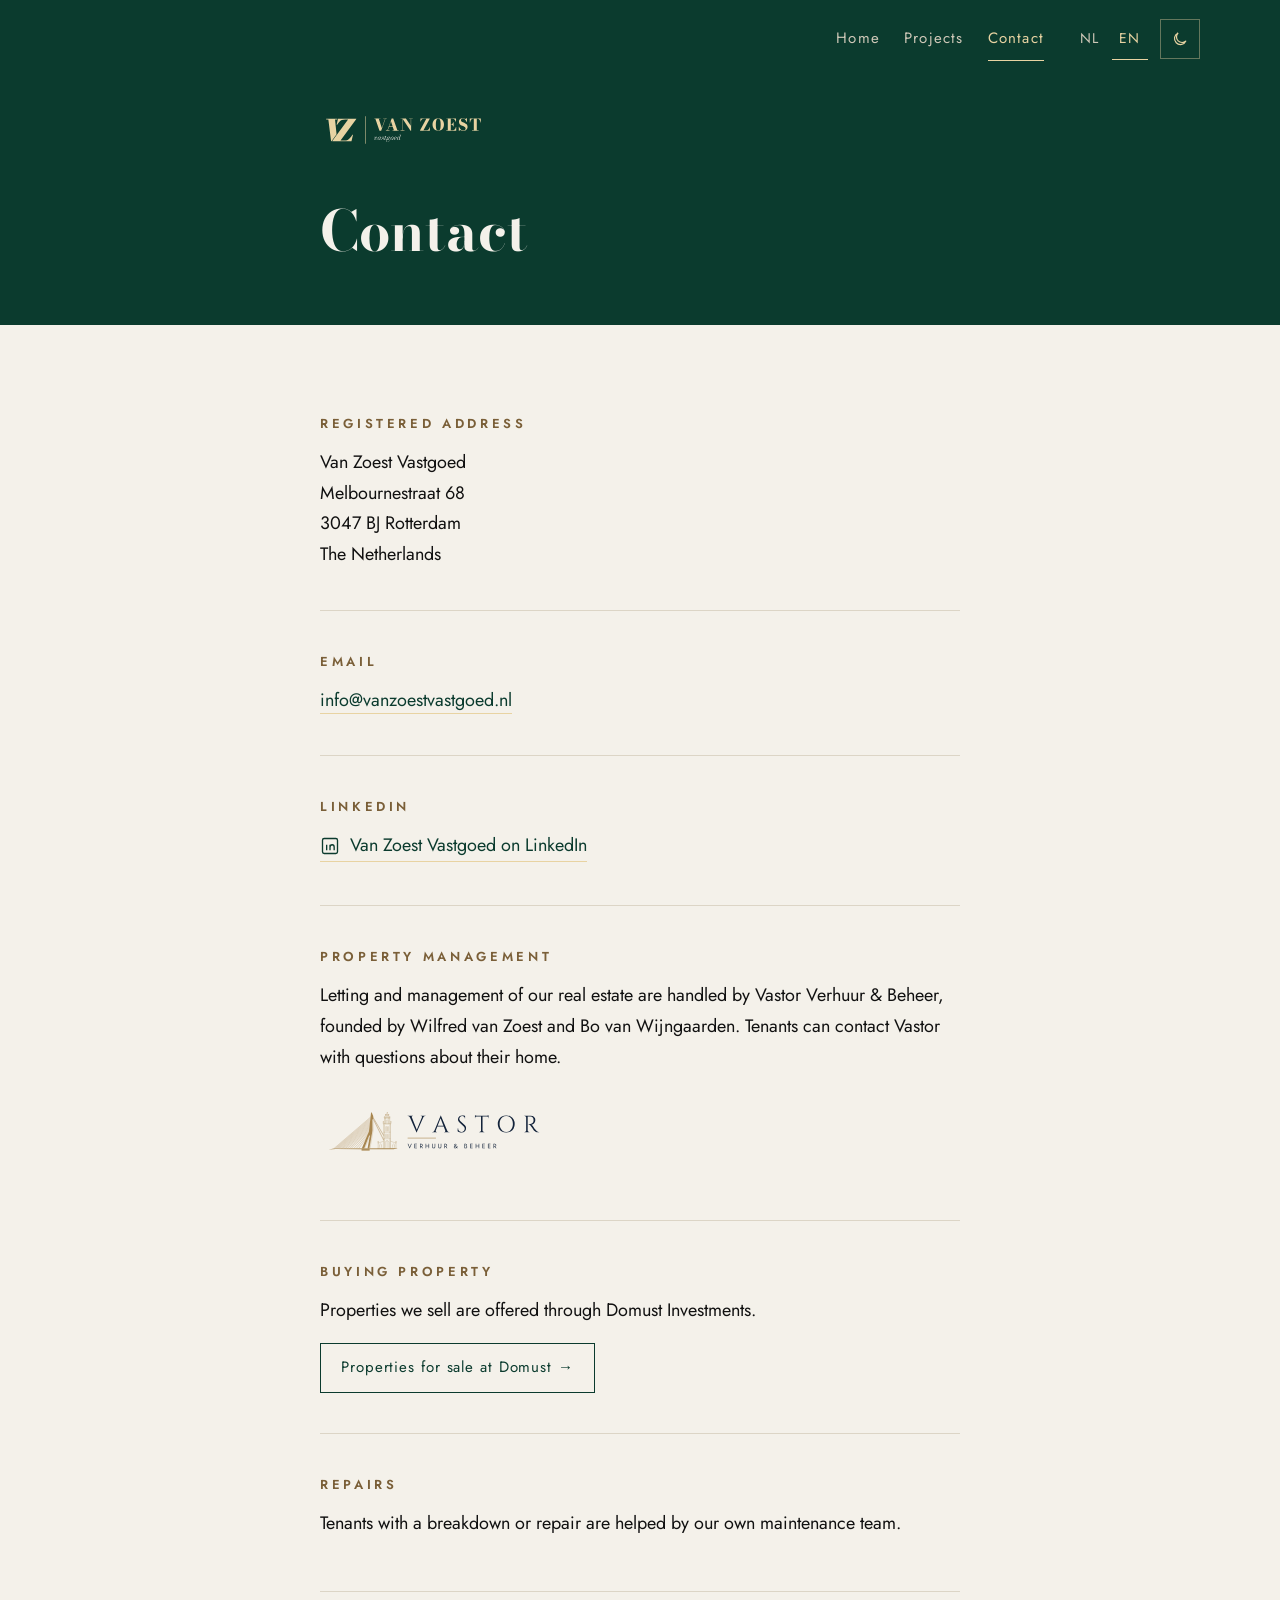
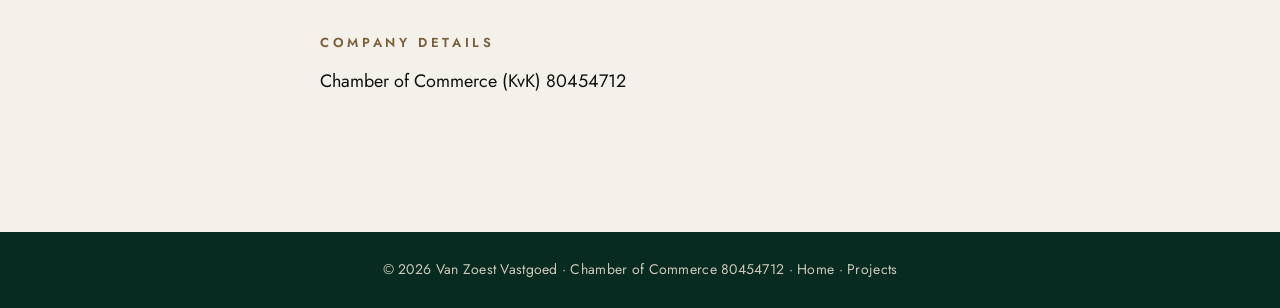
<file: en/contact.html>
<!doctype html>
<html lang="en">
<head>
<meta charset="utf-8">
<meta name="viewport" content="width=device-width, initial-scale=1">
<title>Contact · Van Zoest Vastgoed</title>
<meta name="description" content="Contact details and registered address of Van Zoest Vastgoed in Rotterdam.">
<link rel="alternate" hreflang="nl" href="../contact.html">
<link rel="alternate" hreflang="en" href="contact.html">
<meta name="color-scheme" content="light dark">
<script>try{var t=localStorage.getItem("vanzoest-thema");if(t)document.documentElement.setAttribute("data-theme",t)}catch(e){}</script>
<link rel="icon" href="../assets/favicon.svg" type="image/svg+xml">
<link rel="apple-touch-icon" href="../assets/apple-touch-icon.png">
<link rel="stylesheet" href="../assets/style.css">
<script src="../assets/thema.js" defer></script>
</head>
<body>

<header class="kop">
  <div class="balk">
    <div class="binnen">
      <nav class="menu" aria-label="Menu">
        <a href="index.html">Home</a>
        <a href="projects.html">Projects</a>
        <a href="contact.html" aria-current="page">Contact</a>
      </nav>
      <div class="instellingen">
        <div class="taal" role="group" aria-label="Language">
          <a href="../contact.html" lang="nl" hreflang="nl" aria-label="Nederlands">NL</a>
          <span aria-current="true" lang="en">EN</span>
        </div>
        <button class="thema-knop" type="button" aria-label="Dark mode">
          <svg class="maan" viewBox="0 0 24 24" fill="none" stroke="currentColor" stroke-width="1.6" aria-hidden="true"><path d="M20 14.5A8 8 0 1 1 9.5 4a6.5 6.5 0 0 0 10.5 10.5Z"/></svg>
          <svg class="zon" viewBox="0 0 24 24" fill="none" stroke="currentColor" stroke-width="1.6" aria-hidden="true"><circle cx="12" cy="12" r="4"/><path d="M12 2v2M12 20v2M2 12h2M20 12h2M4.9 4.9l1.4 1.4M17.7 17.7l1.4 1.4M4.9 19.1l1.4-1.4M17.7 6.3l1.4-1.4"/></svg>
        </button>
      </div>
    </div>
  </div>
  <div class="smal">
    <a class="logo" href="index.html"><img src="../assets/logo-horizontaal-champagne.svg" alt="Van Zoest Vastgoed, to home" width="200" height="46"></a>
    <h1>Contact</h1>
  </div>
</header>

<main class="contact smal">
  <section class="blok">
    <p class="label">Registered address</p>
    <p>Van Zoest Vastgoed<br>Melbournestraat 68<br>3047 BJ Rotterdam<br>The Netherlands</p>
  </section>

  <section class="blok">
    <p class="label">Email</p>
    <p><a href="mailto:info@vanzoestvastgoed.nl">info@vanzoestvastgoed.nl</a></p>
  </section>

  <section class="blok">
    <p class="label">LinkedIn</p>
    <p><a class="linkedin" href="https://www.linkedin.com/" rel="noopener"><svg viewBox="0 0 24 24" fill="none" stroke="currentColor" stroke-width="1.6" aria-hidden="true"><rect x="3" y="3" width="18" height="18" rx="2"/><path d="M8 10.5V17M8 7.5v.01M12 17v-6.5M12 13.5c0-1.7 1.1-3 2.6-3s2.4 1 2.4 2.8V17"/></svg>Van Zoest Vastgoed on LinkedIn</a> <span class="open">link invullen</span></p>
  </section>

  <section class="blok">
    <p class="label">Property management</p>
    <p>Letting and management of our real estate are handled by Vastor Verhuur &amp; Beheer, founded by Wilfred van Zoest and Bo van Wijngaarden. Tenants can contact Vastor with questions about their home.</p>
    <p class="vastor"><a href="https://vastorbeheer.nl/" aria-label="Vastor Verhuur &amp; Beheer B.V., go to vastorbeheer.nl"><img class="alleen-licht" src="../assets/vastor-logo-nachtblauw.svg" alt="" width="228" height="56"><img class="alleen-donker" src="../assets/vastor-logo-op-donker.svg" alt="" width="228" height="56"></a> <span class="open">site nog niet online</span></p>
  </section>

  <section class="blok">
    <p class="label">Buying property</p>
    <p>Properties we sell are offered through Domust Investments.</p>
    <a class="knop" href="https://www.domust.nl/">Properties for sale at Domust</a>
  </section>

  <section class="blok">
    <p class="label">Repairs</p>
    <p>Tenants with a breakdown or repair are helped by our own maintenance team.</p>
    <p><span class="open">Hoe huurders de technische dienst bereiken (via Vastor of een eigen nummer/formulier): nog afstemmen met Wilfred</span></p>
  </section>

  <section class="blok">
    <p class="label">Company details</p>
    <p>Chamber of Commerce (KvK) 80454712</p>
  </section>
</main>

<footer class="voet">
  © 2026 Van Zoest Vastgoed · Chamber of Commerce 80454712 · <a href="index.html">Home</a> · <a href="projects.html">Projects</a>
</footer>

</body>
</html>
</file>
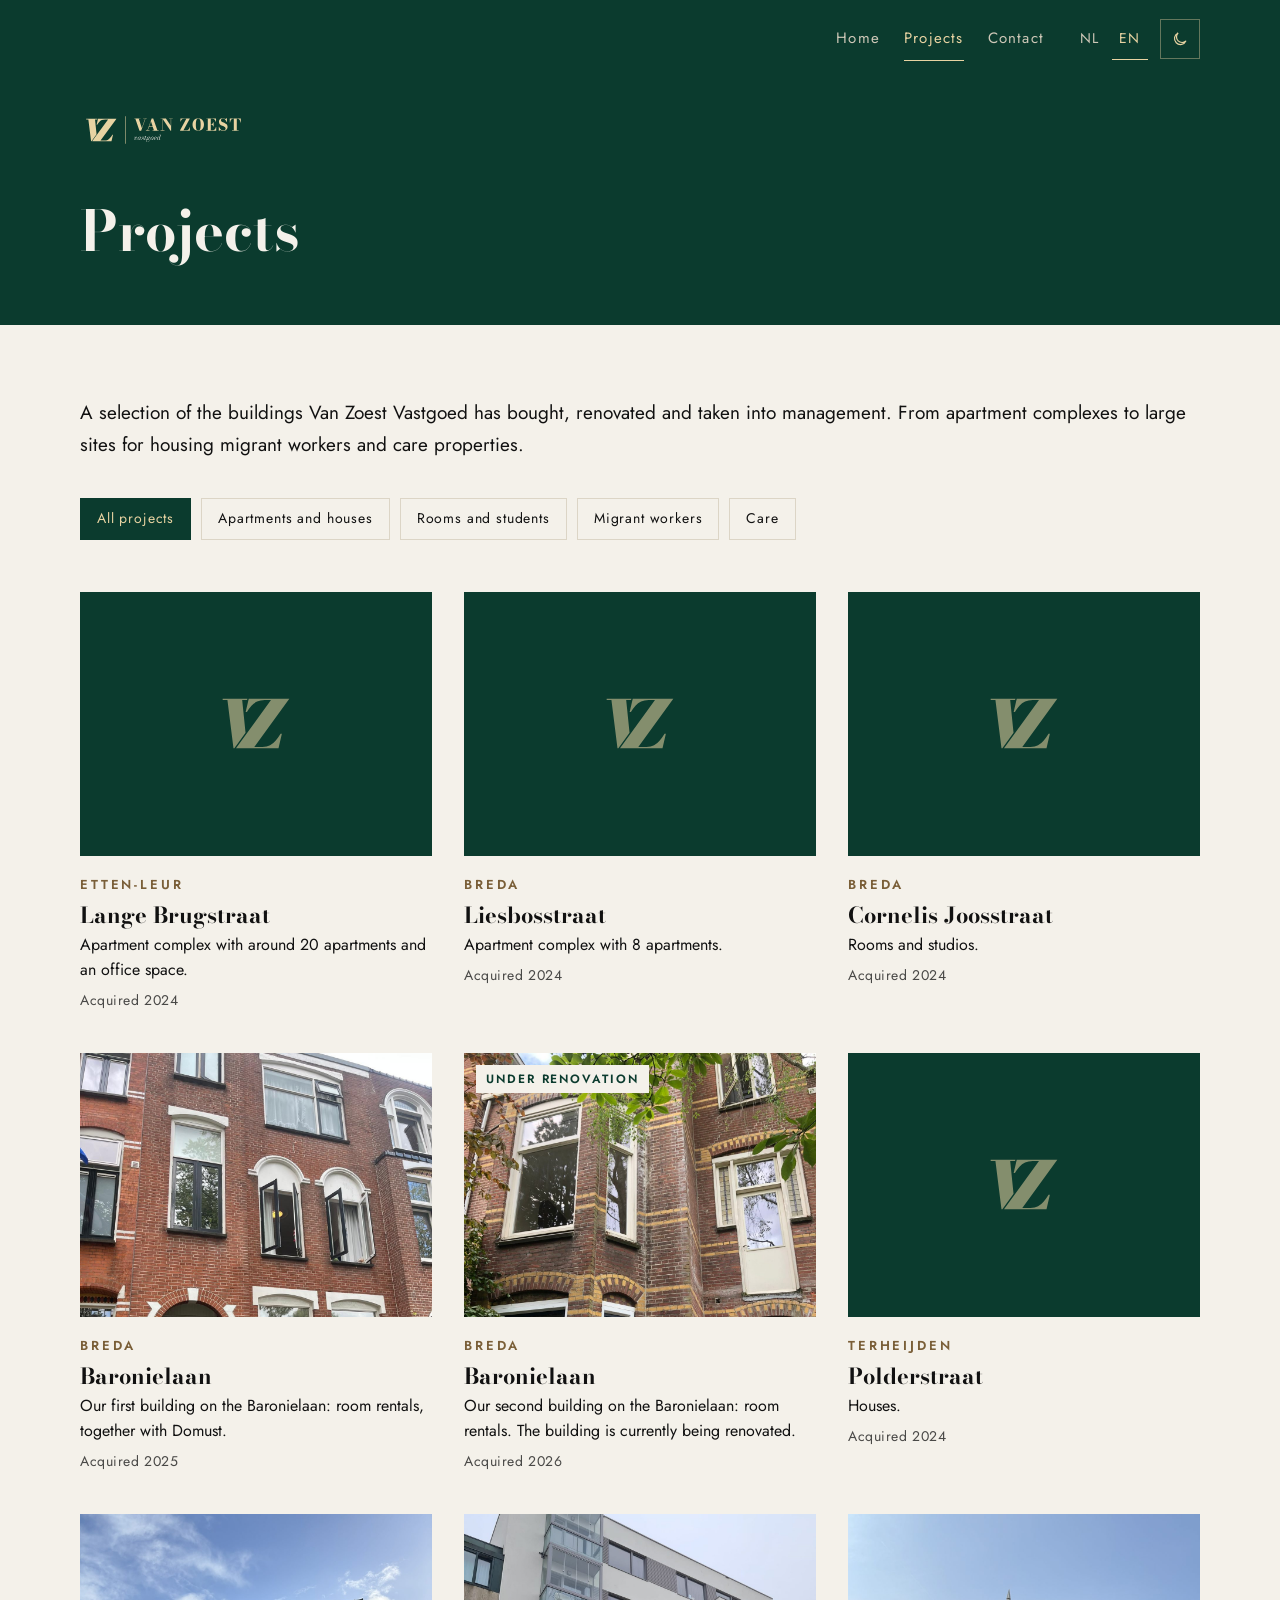
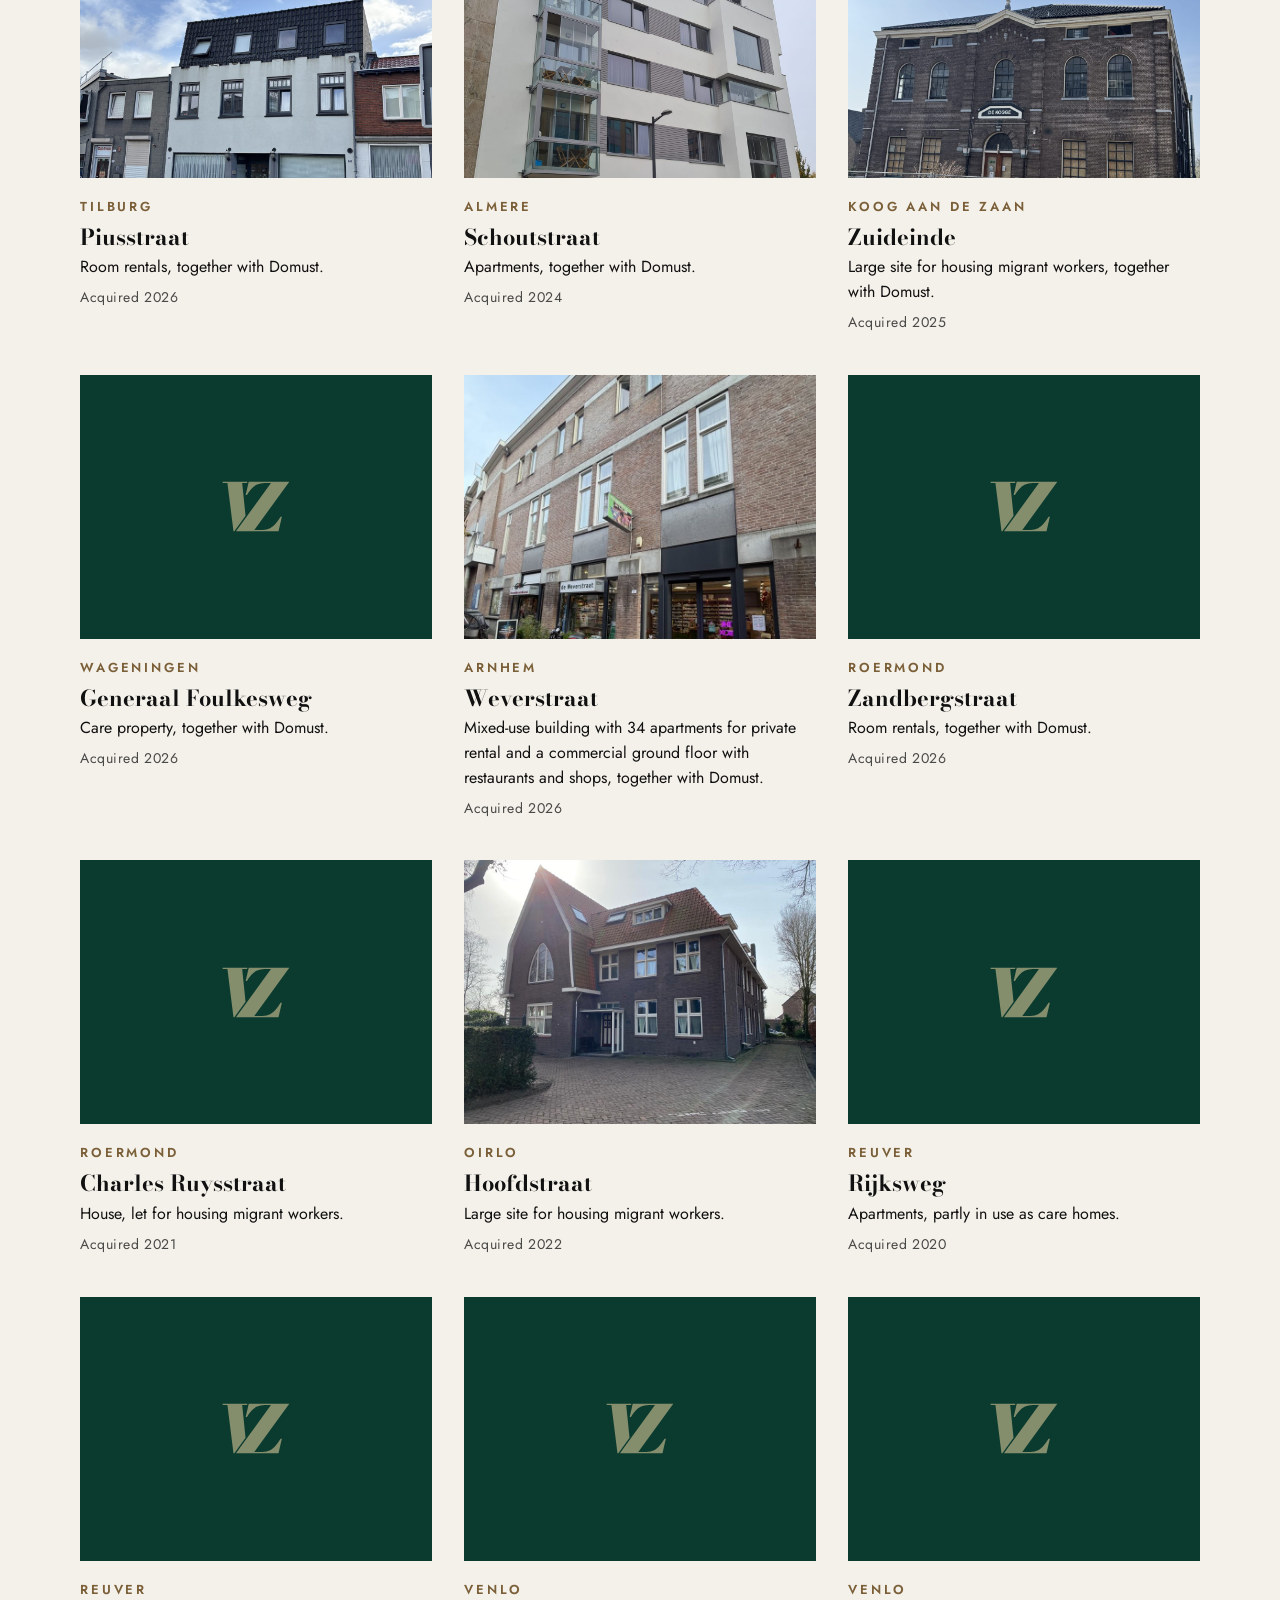
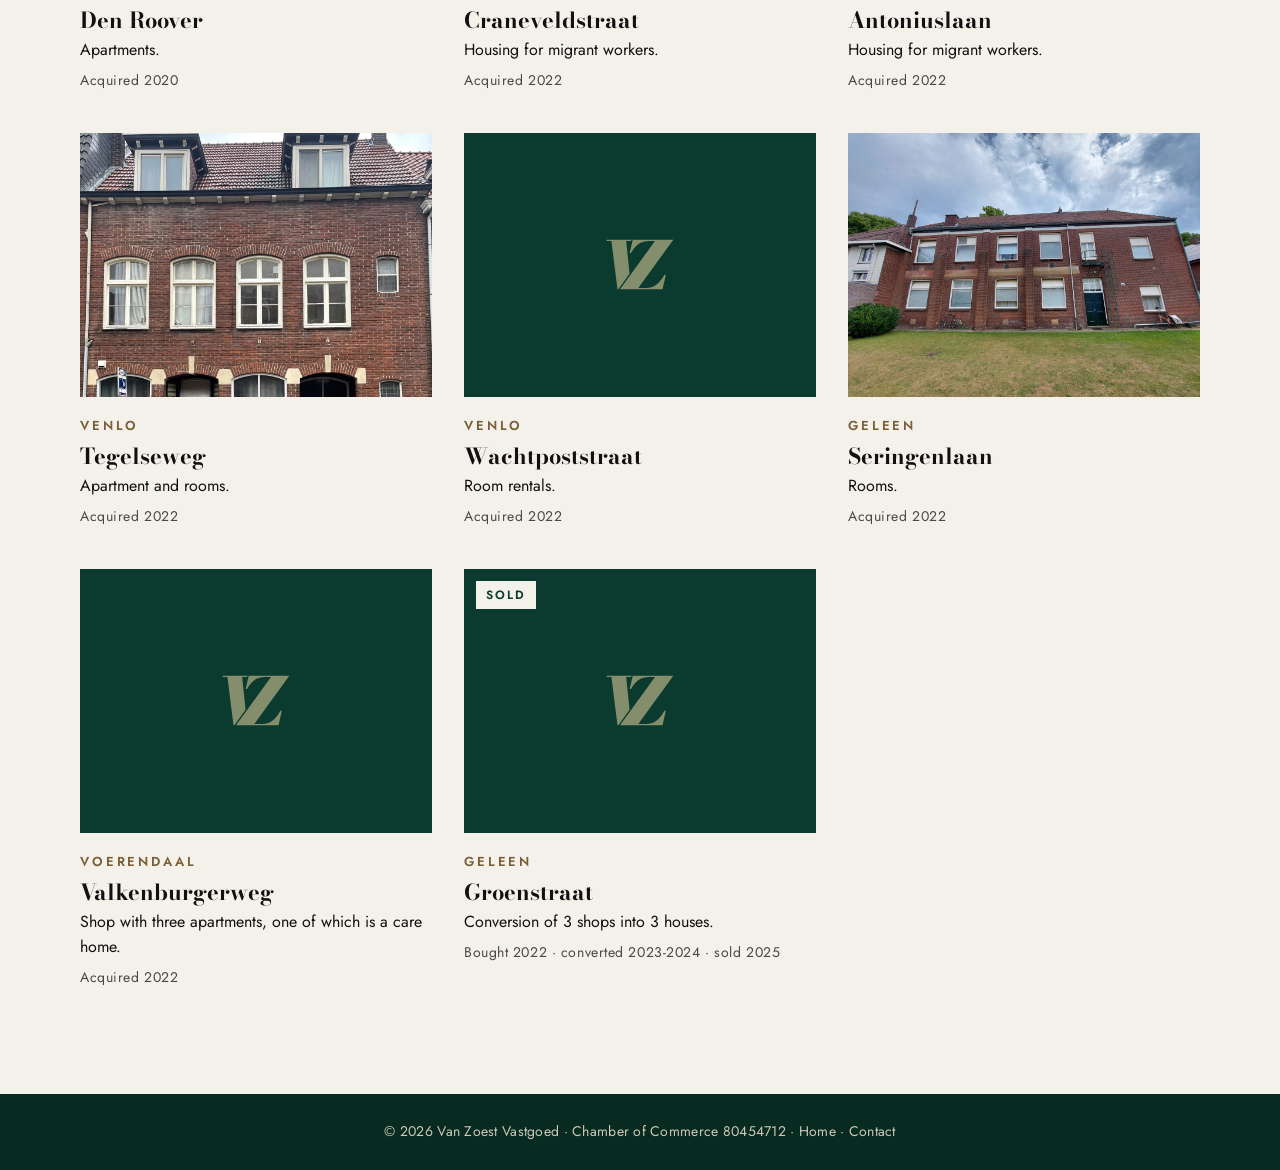
<file: en/projects.html>
<!doctype html>
<html lang="en">
<head>
<meta charset="utf-8">
<meta name="viewport" content="width=device-width, initial-scale=1">
<title>Projects · Van Zoest Vastgoed</title>
<meta name="description" content="A selection of the buildings Van Zoest Vastgoed has bought, renovated and taken into management.">
<link rel="alternate" hreflang="nl" href="../projecten.html">
<link rel="alternate" hreflang="en" href="projects.html">
<meta name="color-scheme" content="light dark">
<script>try{var t=localStorage.getItem("vanzoest-thema");if(t)document.documentElement.setAttribute("data-theme",t)}catch(e){}</script>
<link rel="icon" href="../assets/favicon.svg" type="image/svg+xml">
<link rel="apple-touch-icon" href="../assets/apple-touch-icon.png">
<link rel="stylesheet" href="../assets/style.css">
<script src="../assets/thema.js" defer></script>
<script src="../assets/projecten.js" defer></script>
</head>
<body>

<header class="kop">
  <div class="balk">
    <div class="binnen">
      <nav class="menu" aria-label="Menu">
        <a href="index.html">Home</a>
        <a href="projects.html" aria-current="page">Projects</a>
        <a href="contact.html">Contact</a>
      </nav>
      <div class="instellingen">
        <div class="taal" role="group" aria-label="Language">
          <a href="../projecten.html" lang="nl" hreflang="nl" aria-label="Nederlands">NL</a>
          <span aria-current="true" lang="en">EN</span>
        </div>
        <button class="thema-knop" type="button" aria-label="Dark mode">
          <svg class="maan" viewBox="0 0 24 24" fill="none" stroke="currentColor" stroke-width="1.6" aria-hidden="true"><path d="M20 14.5A8 8 0 1 1 9.5 4a6.5 6.5 0 0 0 10.5 10.5Z"/></svg>
          <svg class="zon" viewBox="0 0 24 24" fill="none" stroke="currentColor" stroke-width="1.6" aria-hidden="true"><circle cx="12" cy="12" r="4"/><path d="M12 2v2M12 20v2M2 12h2M20 12h2M4.9 4.9l1.4 1.4M17.7 17.7l1.4 1.4M4.9 19.1l1.4-1.4M17.7 6.3l1.4-1.4"/></svg>
        </button>
      </div>
    </div>
  </div>
  <div class="breed">
    <a class="logo" href="index.html"><img src="../assets/logo-horizontaal-champagne.svg" alt="Van Zoest Vastgoed, to home" width="200" height="46"></a>
    <h1>Projects</h1>
  </div>
</header>

<main class="breed">
  <div class="intro">
    <p>A selection of the buildings Van Zoest Vastgoed has bought, renovated and taken into management. From apartment complexes to large sites for housing migrant workers and care properties.</p>
    <ul class="filter" aria-label="Filter by type">
      <li><button type="button" data-filter="alle" aria-pressed="true">All projects</button></li>
      <li><button type="button" data-filter="woningen" aria-pressed="false">Apartments and houses</button></li>
      <li><button type="button" data-filter="kamers" aria-pressed="false">Rooms and students</button></li>
      <li><button type="button" data-filter="arbeidsmigranten" aria-pressed="false">Migrant workers</button></li>
      <li><button type="button" data-filter="zorg" aria-pressed="false">Care</button></li>
    </ul>
  </div>
  <ul class="projecten">
    <li class="project" data-type="woningen">
      <figure class="geen-foto"><img src="../assets/monogram-champagne.svg" alt="" width="72" height="72"><span class="open">Foto volgt</span></figure>
      <p class="plaats">Etten-Leur</p>
      <h2>Lange Brugstraat</h2>
      <p class="zin">Apartment complex with around 20 apartments and an office space.</p>
      <p class="jaar">Acquired 2024</p>
    </li>
    <li class="project" data-type="woningen">
      <figure class="geen-foto"><img src="../assets/monogram-champagne.svg" alt="" width="72" height="72"><span class="open">Foto volgt</span></figure>
      <p class="plaats">Breda</p>
      <h2>Liesbosstraat</h2>
      <p class="zin">Apartment complex with 8 apartments.</p>
      <p class="jaar">Acquired 2024</p>
    </li>
    <li class="project" data-type="kamers">
      <figure class="geen-foto"><img src="../assets/monogram-champagne.svg" alt="" width="72" height="72"><span class="open">Foto volgt</span></figure>
      <p class="plaats">Breda</p>
      <h2>Cornelis Joosstraat</h2>
      <p class="zin">Rooms and studios.</p>
      <p class="jaar">Acquired 2024</p>
    </li>
    <li class="project" data-type="kamers">
      <figure><img src="../assets/projecten/breda-baronielaan-1.jpg" alt="Baronielaan, Breda" width="1200" height="900" loading="lazy"></figure>
      <p class="plaats">Breda</p>
      <h2>Baronielaan</h2>
      <p class="zin">Our first building on the Baronielaan: room rentals, together with Domust.</p>
      <p class="jaar">Acquired 2025</p>
    </li>
    <li class="project" data-type="kamers">
      <figure><img src="../assets/projecten/breda-baronielaan-2.jpg" alt="Baronielaan, Breda" width="1200" height="900" loading="lazy"><span class="status">Under renovation</span></figure>
      <p class="plaats">Breda</p>
      <h2>Baronielaan</h2>
      <p class="zin">Our second building on the Baronielaan: room rentals. The building is currently being renovated.</p>
      <p class="jaar">Acquired 2026</p>
    </li>
    <li class="project" data-type="woningen">
      <figure class="geen-foto"><img src="../assets/monogram-champagne.svg" alt="" width="72" height="72"><span class="open">Foto volgt</span></figure>
      <p class="plaats">Terheijden</p>
      <h2>Polderstraat</h2>
      <p class="zin">Houses.</p>
      <p class="jaar">Acquired 2024</p>
    </li>
    <li class="project" data-type="kamers">
      <figure><img src="../assets/projecten/tilburg-piusstraat.jpg" alt="Piusstraat, Tilburg" width="1200" height="900" loading="lazy"></figure>
      <p class="plaats">Tilburg</p>
      <h2>Piusstraat</h2>
      <p class="zin">Room rentals, together with Domust.</p>
      <p class="jaar">Acquired 2026</p>
    </li>
    <li class="project" data-type="woningen">
      <figure><img src="../assets/projecten/almere-schoutstraat.jpg" alt="Schoutstraat, Almere" width="1200" height="900" loading="lazy"></figure>
      <p class="plaats">Almere</p>
      <h2>Schoutstraat</h2>
      <p class="zin">Apartments, together with Domust.</p>
      <p class="jaar">Acquired 2024</p>
    </li>
    <li class="project" data-type="arbeidsmigranten">
      <figure><img src="../assets/projecten/koog-aan-de-zaan-zuideinde.jpg" alt="Zuideinde, Koog aan de Zaan" width="1200" height="900" loading="lazy"></figure>
      <p class="plaats">Koog aan de Zaan</p>
      <h2>Zuideinde</h2>
      <p class="zin">Large site for housing migrant workers, together with Domust.</p>
      <p class="jaar">Acquired 2025</p>
    </li>
    <li class="project" data-type="zorg">
      <figure class="geen-foto"><img src="../assets/monogram-champagne.svg" alt="" width="72" height="72"><span class="open">Foto volgt</span></figure>
      <p class="plaats">Wageningen</p>
      <h2>Generaal Foulkesweg</h2>
      <p class="zin">Care property, together with Domust.</p>
      <p class="jaar">Acquired 2026</p>
    </li>
    <li class="project" data-type="woningen">
      <figure><img src="../assets/projecten/arnhem-weverstraat.jpg" alt="Weverstraat, Arnhem" width="1200" height="900" loading="lazy"></figure>
      <p class="plaats">Arnhem</p>
      <h2>Weverstraat</h2>
      <p class="zin">Mixed-use building with 34 apartments for private rental and a commercial ground floor with restaurants and shops, together with Domust.</p>
      <p class="jaar">Acquired 2026</p>
    </li>
    <li class="project" data-type="kamers">
      <figure class="geen-foto"><img src="../assets/monogram-champagne.svg" alt="" width="72" height="72"><span class="open">Foto volgt</span></figure>
      <p class="plaats">Roermond</p>
      <h2>Zandbergstraat</h2>
      <p class="zin">Room rentals, together with Domust.</p>
      <p class="jaar">Acquired 2026</p>
    </li>
    <li class="project" data-type="arbeidsmigranten">
      <figure class="geen-foto"><img src="../assets/monogram-champagne.svg" alt="" width="72" height="72"><span class="open">Foto volgt</span></figure>
      <p class="plaats">Roermond</p>
      <h2>Charles Ruysstraat</h2>
      <p class="zin">House, let for housing migrant workers.</p>
      <p class="jaar">Acquired 2021</p>
    </li>
    <li class="project" data-type="arbeidsmigranten">
      <figure><img src="../assets/projecten/oirlo-hoofdstraat.jpg" alt="Hoofdstraat, Oirlo" width="1200" height="900" loading="lazy"></figure>
      <p class="plaats">Oirlo</p>
      <h2>Hoofdstraat</h2>
      <p class="zin">Large site for housing migrant workers.</p>
      <p class="jaar">Acquired 2022</p>
    </li>
    <li class="project" data-type="woningen zorg">
      <figure class="geen-foto"><img src="../assets/monogram-champagne.svg" alt="" width="72" height="72"><span class="open">Foto volgt</span></figure>
      <p class="plaats">Reuver</p>
      <h2>Rijksweg</h2>
      <p class="zin">Apartments, partly in use as care homes.</p>
      <p class="jaar">Acquired 2020</p>
    </li>
    <li class="project" data-type="woningen">
      <figure class="geen-foto"><img src="../assets/monogram-champagne.svg" alt="" width="72" height="72"><span class="open">Foto volgt</span></figure>
      <p class="plaats">Reuver</p>
      <h2>Den Roover</h2>
      <p class="zin">Apartments.</p>
      <p class="jaar">Acquired 2020</p>
    </li>
    <li class="project" data-type="arbeidsmigranten">
      <figure class="geen-foto"><img src="../assets/monogram-champagne.svg" alt="" width="72" height="72"><span class="open">Foto volgt</span></figure>
      <p class="plaats">Venlo</p>
      <h2>Craneveldstraat</h2>
      <p class="zin">Housing for migrant workers.</p>
      <p class="jaar">Acquired 2022</p>
    </li>
    <li class="project" data-type="arbeidsmigranten">
      <figure class="geen-foto"><img src="../assets/monogram-champagne.svg" alt="" width="72" height="72"><span class="open">Foto volgt</span></figure>
      <p class="plaats">Venlo</p>
      <h2>Antoniuslaan</h2>
      <p class="zin">Housing for migrant workers.</p>
      <p class="jaar">Acquired 2022</p>
    </li>
    <li class="project" data-type="woningen kamers">
      <figure><img src="../assets/projecten/venlo-tegelseweg.jpg" alt="Tegelseweg, Venlo" width="1200" height="900" loading="lazy"></figure>
      <p class="plaats">Venlo</p>
      <h2>Tegelseweg</h2>
      <p class="zin">Apartment and rooms.</p>
      <p class="jaar">Acquired 2022</p>
    </li>
    <li class="project" data-type="kamers">
      <figure class="geen-foto"><img src="../assets/monogram-champagne.svg" alt="" width="72" height="72"><span class="open">Foto volgt</span></figure>
      <p class="plaats">Venlo</p>
      <h2>Wachtpoststraat</h2>
      <p class="zin">Room rentals.</p>
      <p class="jaar">Acquired 2022</p>
    </li>
    <li class="project" data-type="kamers">
      <figure><img src="../assets/projecten/geleen-seringenlaan.jpg" alt="Seringenlaan, Geleen" width="1200" height="900" loading="lazy"></figure>
      <p class="plaats">Geleen</p>
      <h2>Seringenlaan</h2>
      <p class="zin">Rooms.</p>
      <p class="jaar">Acquired 2022</p>
    </li>
    <li class="project" data-type="woningen zorg">
      <figure class="geen-foto"><img src="../assets/monogram-champagne.svg" alt="" width="72" height="72"><span class="open">Foto volgt</span></figure>
      <p class="plaats">Voerendaal</p>
      <h2>Valkenburgerweg</h2>
      <p class="zin">Shop with three apartments, one of which is a care home.</p>
      <p class="jaar">Acquired 2022</p>
    </li>
    <li class="project" data-type="woningen">
      <figure class="geen-foto"><img src="../assets/monogram-champagne.svg" alt="" width="72" height="72"><span class="status">Sold</span><span class="open">Foto volgt</span></figure>
      <p class="plaats">Geleen</p>
      <h2>Groenstraat</h2>
      <p class="zin">Conversion of 3 shops into 3 houses.</p>
      <p class="jaar">Bought 2022 · converted 2023-2024 · sold 2025</p>
    </li>
  </ul>
  <p class="geen-resultaat" hidden>No projects of this type.</p>
</main>

<footer class="voet">
  © 2026 Van Zoest Vastgoed · Chamber of Commerce 80454712 · <a href="index.html">Home</a> · <a href="contact.html">Contact</a>
</footer>

</body>
</html>
</file>
<file: assets/style.css>
/* Van Zoest Vastgoed — bescheiden site. Lettertypen staan op de eigen server (geen Google Fonts). */
@font-face { font-family: "Bodoni Moda"; src: url("fonts/BodoniModa.ttf") format("truetype"); font-weight: 400 900; font-display: swap; }
@font-face { font-family: "Bodoni Moda"; src: url("fonts/BodoniModa-Italic.ttf") format("truetype"); font-weight: 400 900; font-style: italic; font-display: swap; }
@font-face { font-family: "Jost"; src: url("fonts/Jost.ttf") format("truetype"); font-weight: 100 900; font-display: swap; }

/* Licht (standaard) */
:root {
  --smaragd: #0B3B2E;
  --smaragd-donker: #072A21;
  --champagne: #E8D3A2;
  --ivoor: #F4F1EA;
  --brons-donker: #7A5F38;
  --kop: "Bodoni Moda", Didot, Georgia, serif;
  --tekst: "Jost", Arial, sans-serif;

  color-scheme: light;
  --bg: var(--ivoor);
  --tekstkleur: #111111;
  --label: var(--brons-donker);
  --lijn: #DCD5C6;
  --link: var(--smaragd);
  --link-hover: var(--brons-donker);
  --vlak: var(--smaragd);
  --voet: var(--smaragd-donker);
  --open-bg: #FBEFC8;
  --open-tekst: #6B4E12;
}

/* Donker */
:root[data-theme="dark"] {
  color-scheme: dark;
  --bg: #0A1E18;
  --tekstkleur: #E6E1D6;
  --label: var(--champagne);
  --lijn: rgba(232, 211, 162, 0.18);
  --link: var(--champagne);
  --link-hover: #FFFFFF;
  --vlak: #072A21;
  --voet: #04170F;
  --open-bg: rgba(232, 211, 162, 0.16);
  --open-tekst: var(--champagne);
}
@media (prefers-color-scheme: dark) {
  :root:not([data-theme="light"]) {
    color-scheme: dark;
    --bg: #0A1E18;
    --tekstkleur: #E6E1D6;
    --label: var(--champagne);
    --lijn: rgba(232, 211, 162, 0.18);
    --link: var(--champagne);
    --link-hover: #FFFFFF;
    --vlak: #072A21;
    --voet: #04170F;
    --open-bg: rgba(232, 211, 162, 0.16);
    --open-tekst: var(--champagne);
  }
}

* { box-sizing: border-box; -webkit-print-color-adjust: exact; print-color-adjust: exact; }
@page { margin: 0; }
body { margin: 0; background: var(--bg); color: var(--tekstkleur); font-family: var(--tekst); font-size: 18px; line-height: 1.7; }
a { color: var(--link); text-decoration: none; border-bottom: 1px solid var(--champagne); }
a:hover { color: var(--link-hover); }
:focus-visible { outline: 2px solid var(--champagne); outline-offset: 3px; }
.smal { width: min(100% - 32px, 640px); margin: 0 auto; }

/* Balk bovenin: menu, taal en licht/donker */
.balk { position: absolute; top: 0; right: 0; left: 0; }
.balk .binnen { width: min(100% - 32px, 1120px); margin: 0 auto; display: flex; flex-wrap: wrap; justify-content: flex-end; align-items: center; gap: 8px 28px; padding-top: 18px; }
.menu { display: flex; gap: 24px; }
.menu a, .taal a, .taal span { color: #CFC8B8; border-bottom: 1px solid transparent; font-size: 15px; letter-spacing: 0.08em; padding: 8px 0; }
.menu a:hover, .menu a[aria-current="page"], .taal a:hover, .taal [aria-current="true"] { color: var(--champagne); border-bottom-color: var(--champagne); }
.instellingen { display: flex; align-items: center; gap: 12px; }
.taal { display: flex; gap: 4px; }
.taal a, .taal span { font-size: 14px; letter-spacing: 0.12em; min-width: 36px; text-align: center; }
.thema-knop { width: 40px; height: 40px; display: grid; place-items: center; background: transparent; border: 1px solid rgba(232, 211, 162, 0.4); color: var(--champagne); cursor: pointer; padding: 0; }
.thema-knop:hover { border-color: var(--champagne); }
.thema-knop svg { width: 18px; height: 18px; }
.thema-knop .zon { display: none; }
:root[data-theme="dark"] .thema-knop .zon { display: block; }
:root[data-theme="dark"] .thema-knop .maan { display: none; }
@media (prefers-color-scheme: dark) {
  :root:not([data-theme="light"]) .thema-knop .zon { display: block; }
  :root:not([data-theme="light"]) .thema-knop .maan { display: none; }
}

/* Opening home: alleen het logo, rustig en ruim */
.opening { position: relative; background: var(--vlak); min-height: 72vh; display: grid; place-items: center; padding: 110px 16px 72px; text-align: center; }
.opening h1 { margin: 0; }
.opening img { width: min(340px, 72vw); height: auto; display: block; margin: 0 auto; }
.opening .streep { width: 48px; height: 1px; background: var(--champagne); opacity: 0.6; margin: 40px auto 22px; }
.opening p { margin: 0; color: var(--champagne); font-family: var(--kop); font-style: italic; font-size: clamp(19px, 2.4vw, 23px); }

/* Kop subpagina: klein logo, korte titel */
.kop { position: relative; background: var(--vlak); padding: 110px 0 64px; }
.kop .logo { display: inline-block; border: 0; margin-bottom: 40px; }
.kop .logo img { height: 40px; width: auto; display: block; }
.kop h1 { margin: 0; font-family: var(--kop); font-weight: 700; color: var(--ivoor); font-size: clamp(38px, 6vw, 56px); line-height: 1.1; }

/* Tekst */
.tekst { padding: 96px 0 88px; }
.label { font-size: 13px; font-weight: 600; letter-spacing: 0.28em; text-transform: uppercase; color: var(--label); margin: 0 0 14px; }
.tekst p { margin: 0 0 20px; }
.tekst p:last-child { margin-bottom: 0; }
.verder { margin-top: 36px !important; font-size: 16px; letter-spacing: 0.04em; }

/* Contactgegevens */
.contact { padding: 88px 0 96px; }
.blok { padding: 40px 0; border-top: 1px solid var(--lijn); }
.blok:first-child { border-top: 0; padding-top: 0; }
.blok p { margin: 0; }
.blok p + p { margin-top: 12px; }
.vastor { margin-top: 22px !important; display: flex; flex-wrap: wrap; align-items: center; gap: 8px 16px; }
.vastor a { display: inline-block; border: 0; padding: 10px 0; }
.vastor img { height: 56px; width: auto; }
.vastor a:hover img { opacity: 0.8; }

/* Beeld dat per thema wisselt */
.alleen-donker { display: none; }
:root[data-theme="dark"] .alleen-licht { display: none; }
:root[data-theme="dark"] .alleen-donker { display: block; }
@media (prefers-color-scheme: dark) {
  :root:not([data-theme="light"]) .alleen-licht { display: none; }
  :root:not([data-theme="light"]) .alleen-donker { display: block; }
}

/* Knoplink (naar Vastor, Domust) */
.knop { display: inline-block; margin-top: 18px; padding: 11px 20px; border: 1px solid var(--link); color: var(--link); font-size: 15px; letter-spacing: 0.06em; }
.knop:hover { background: var(--link); color: var(--bg); }
.knop::after { content: " \2192"; }

/* Blokken op home: Vastor, Domust, technische dienst */
.organisatie { border-top: 1px solid var(--lijn); padding: 88px 0 96px; }
.breed { width: min(100% - 32px, 1120px); margin: 0 auto; }
.organisatie > .label { text-align: center; margin-bottom: 44px; }
.drie { display: grid; grid-template-columns: repeat(3, 1fr); gap: 32px; }
.kaart-blok { border-top: 2px solid var(--champagne); padding-top: 26px; display: flex; flex-direction: column; align-items: flex-start; }
.kaart-blok h2 { font-family: var(--kop); font-weight: 700; font-size: 26px; line-height: 1.2; margin: 0 0 16px; }
.kaart-blok p { margin: 0 0 14px; font-size: 17px; }
.kaart-blok .vastor { margin-top: 4px !important; }
.kaart-blok .vastor img { height: 46px; }

/* Projecten */
.intro { padding: 72px 0 8px; }
.intro p { margin: 0; font-size: 19px; }
.filter { display: flex; flex-wrap: wrap; gap: 10px; margin: 36px 0 0; padding: 0; list-style: none; }
.filter button { font: inherit; font-size: 14px; letter-spacing: 0.06em; background: transparent; color: var(--tekstkleur); border: 1px solid var(--lijn); padding: 8px 16px; cursor: pointer; }
.filter button:hover { border-color: var(--champagne); }
.filter button[aria-pressed="true"] { background: var(--vlak); border-color: var(--vlak); color: var(--champagne); }
.projecten { display: grid; grid-template-columns: repeat(3, 1fr); gap: 40px 32px; padding: 44px 0 104px; margin: 0; list-style: none; }
.project[hidden] { display: none; }
.project figure { margin: 0 0 18px; position: relative; aspect-ratio: 4 / 3; background: var(--vlak); overflow: hidden; }
.project figure img { width: 100%; height: 100%; object-fit: cover; display: block; }
.project figure.geen-foto { display: grid; place-items: center; }
.project figure.geen-foto img { width: 72px; height: auto; opacity: 0.55; }
.project figure.geen-foto .open { position: absolute; left: 12px; bottom: 12px; font-size: 13px; }
.status { position: absolute; top: 12px; left: 12px; background: var(--ivoor); color: var(--smaragd); font-size: 12px; font-weight: 600; letter-spacing: 0.16em; text-transform: uppercase; padding: 4px 10px; }
.project h2 { font-family: var(--kop); font-weight: 700; font-size: 22px; line-height: 1.25; margin: 0 0 4px; }
.project .plaats { font-size: 13px; font-weight: 600; letter-spacing: 0.22em; text-transform: uppercase; color: var(--label); margin: 0 0 6px; }
.project .zin { margin: 0 0 6px; font-size: 16px; line-height: 1.55; }
.project .jaar { margin: 0; font-size: 14px; letter-spacing: 0.04em; opacity: 0.75; }
.geen-resultaat { padding: 0 0 96px; }

.linkedin { display: inline-flex; align-items: center; gap: 10px; }
.linkedin svg { width: 20px; height: 20px; flex: none; }

.voet { background: var(--voet); color: #CFC8B8; font-size: 14px; padding: 26px 16px; text-align: center; letter-spacing: 0.02em; }
.voet a { color: #CFC8B8; border-bottom-color: transparent; }
.voet a:hover { color: var(--champagne); }

/* Nog in te vullen: alleen zichtbaar in deze opzet */
.open { background: var(--open-bg); color: var(--open-tekst); padding: 0 4px; border-radius: 2px; }
.voet .open { background: transparent; color: var(--champagne); }

/* Afdrukken / pdf: elke pagina op één A4 */
@media print {
  body { font-size: 15px; }
  .instellingen { display: none; }
  body { line-height: 1.6; }
  .opening { min-height: 0; padding: 96px 16px 84px; }
  .kop { padding: 72px 0 36px; }
  .kop .logo { margin-bottom: 28px; }
  .tekst, .contact { padding: 44px 0 36px; }
  .blok { padding: 16px 0; }
  .vastor { margin-top: 10px !important; }
  .vastor a { padding: 0; }
  .vastor img { height: 44px; }
}

/* Heel hoge schermen (en schermafbeeldingen van de hele pagina): opening niet eindeloos hoog */
@media screen and (min-height: 1400px) {
  .opening { min-height: 650px; }
}

/* Tablet */
@media screen and (max-width: 900px) {
  .opening { min-height: 64vh; }
  .drie { grid-template-columns: 1fr; gap: 44px; }
  .projecten { grid-template-columns: repeat(2, 1fr); }
}

/* Telefoon */
@media screen and (max-width: 640px) {
  body { font-size: 17px; }
  .balk .binnen { justify-content: space-between; padding-top: 12px; gap: 4px 16px; }
  .menu { gap: 18px; }
  .opening { min-height: 60vh; padding-top: 96px; }
  .kop { padding: 88px 0 48px; }
  .kop .logo { margin-bottom: 28px; }
  .tekst, .contact { padding: 64px 0 56px; }
  .blok { padding: 32px 0; }
  .organisatie { padding: 64px 0 72px; }
  .projecten { grid-template-columns: 1fr; padding-bottom: 72px; }
  .intro { padding-top: 56px; }
}

/* Gele werklabels (interne notities) niet tonen op de live site. Weghalen om ze weer te zien. */
.open { display: none !important; }
</file>
